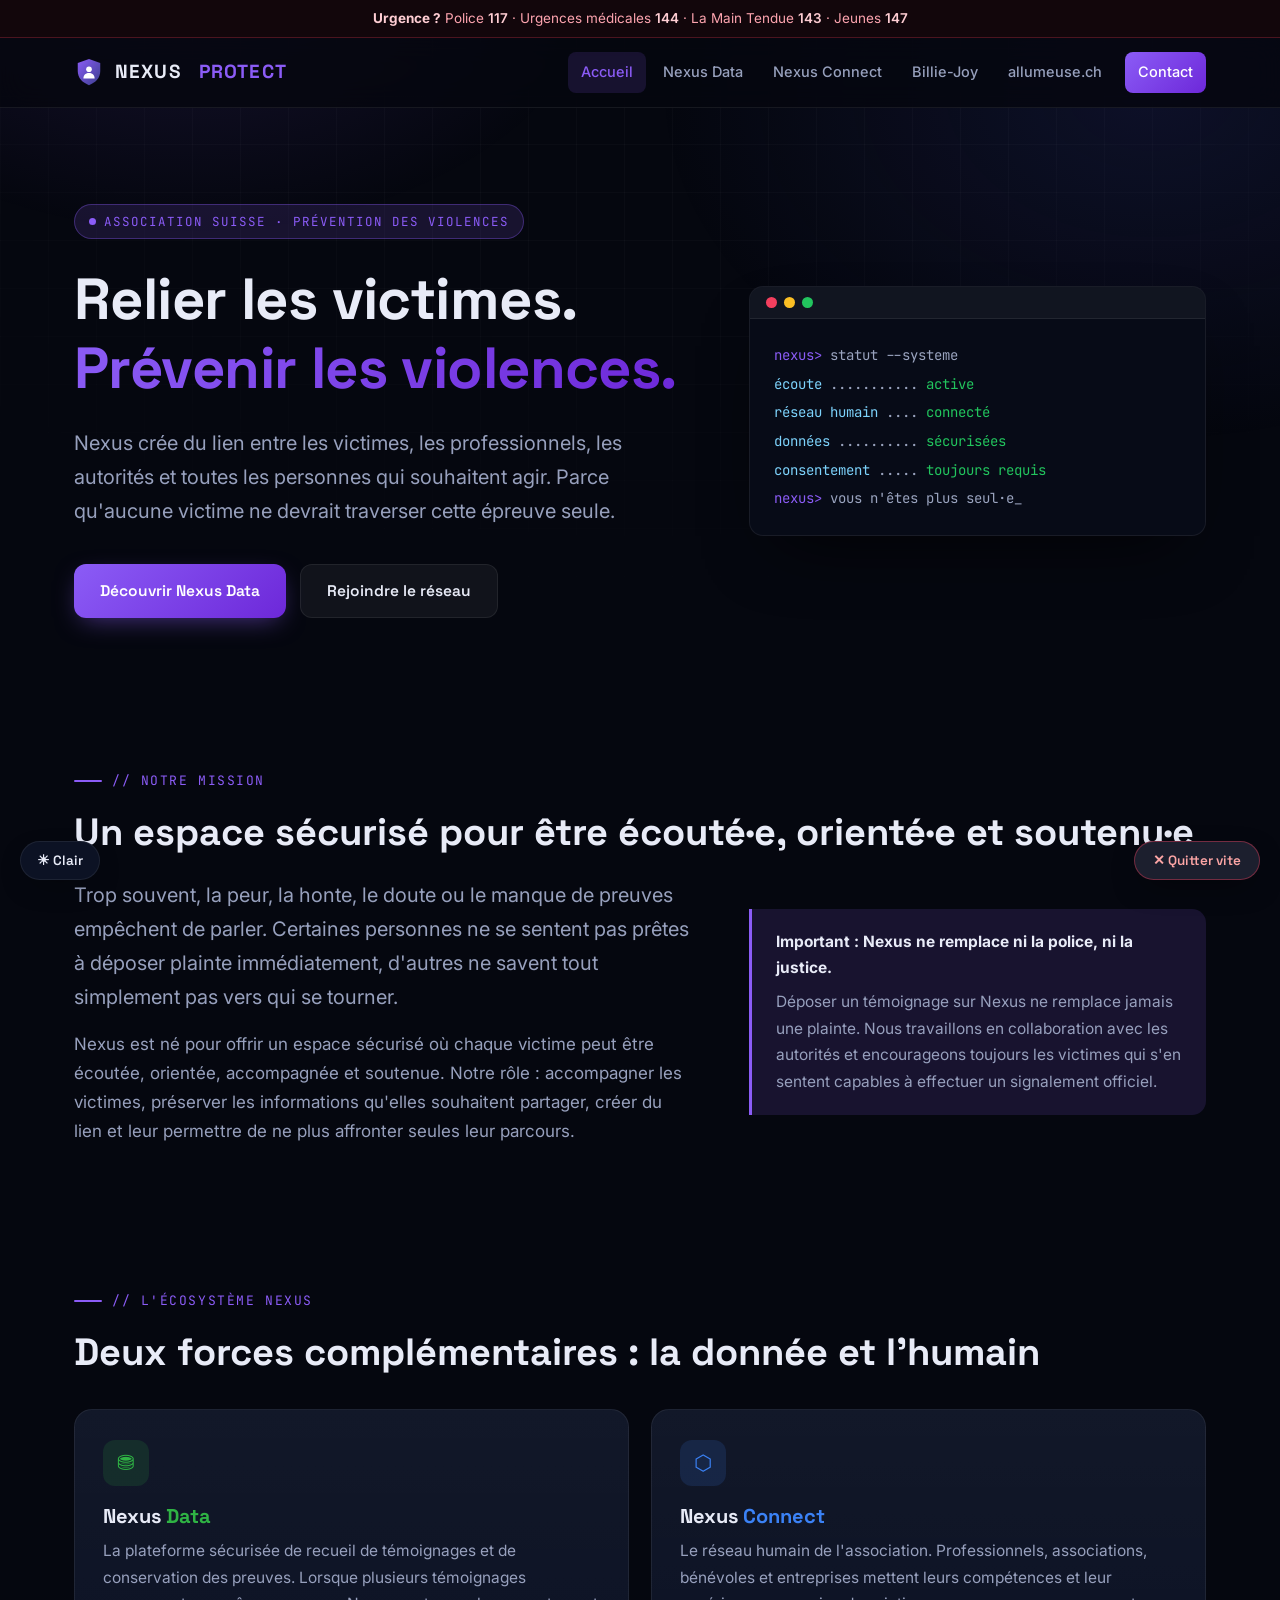
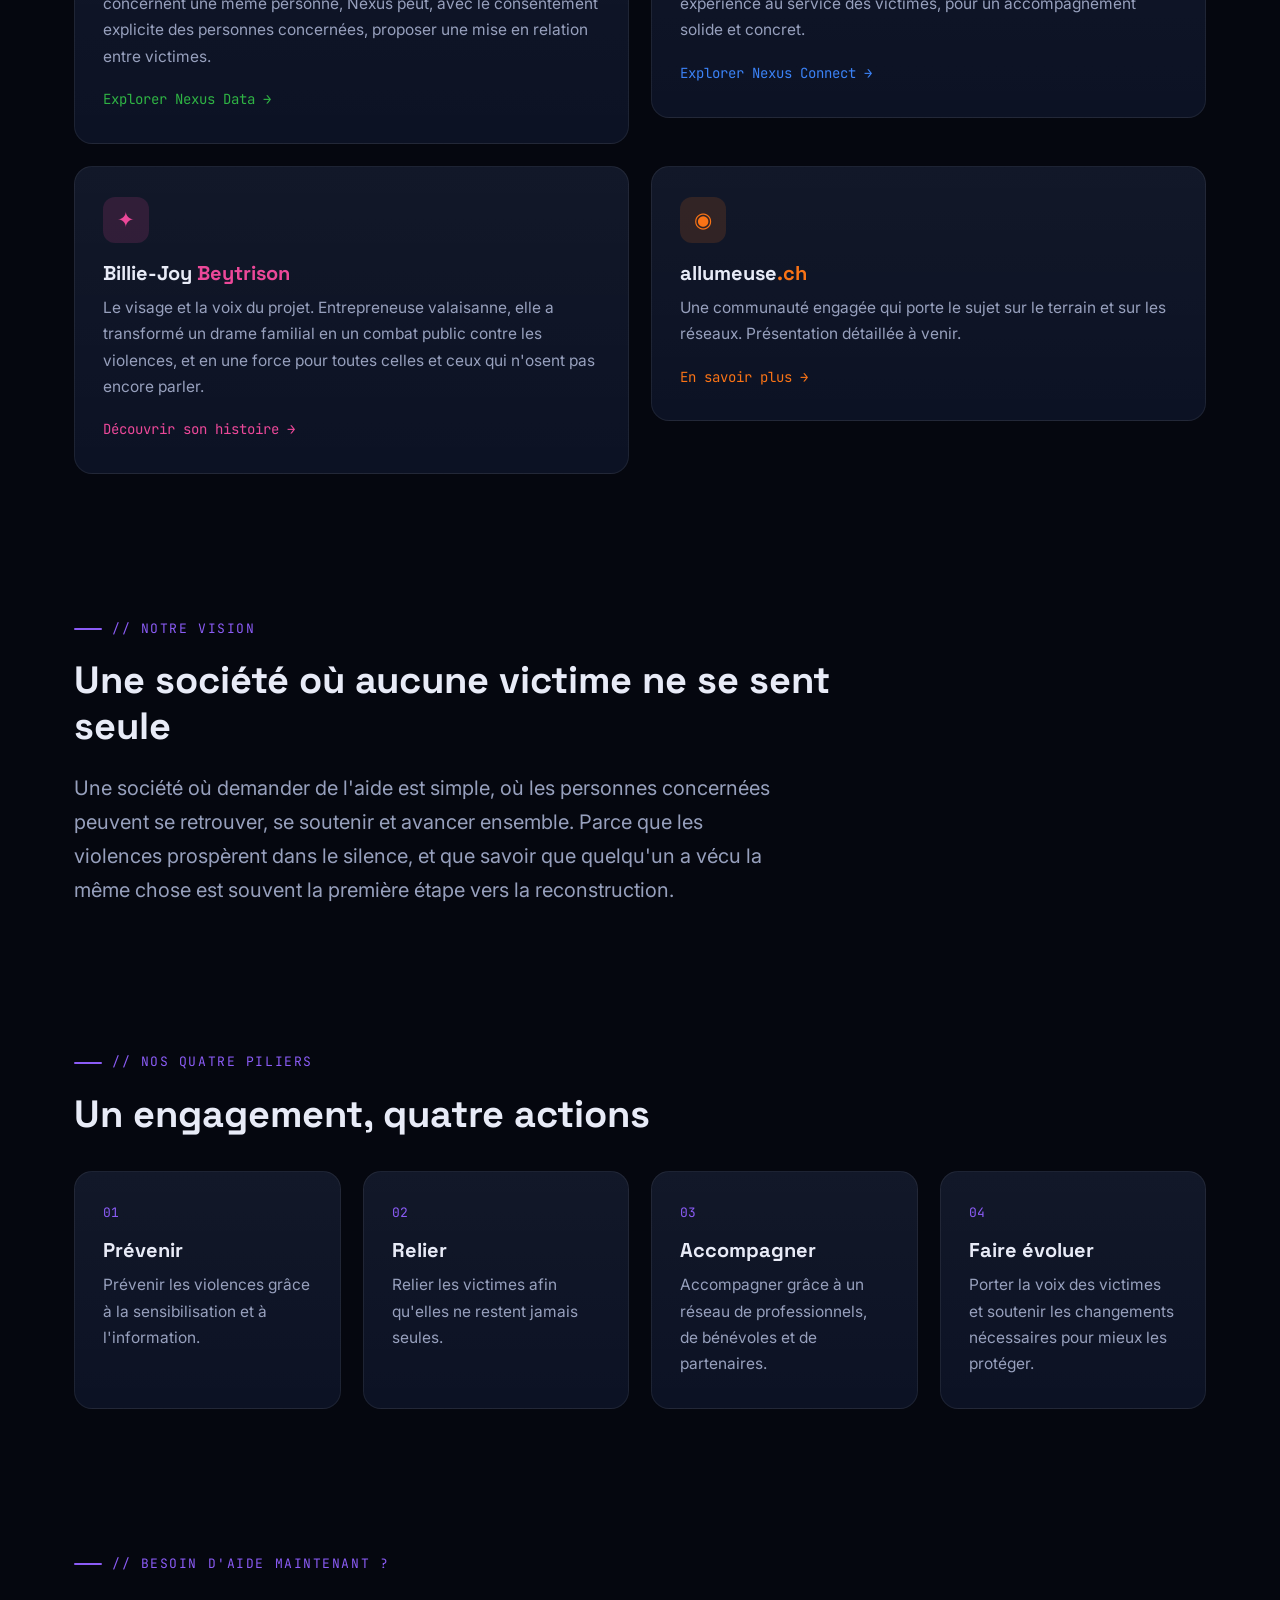
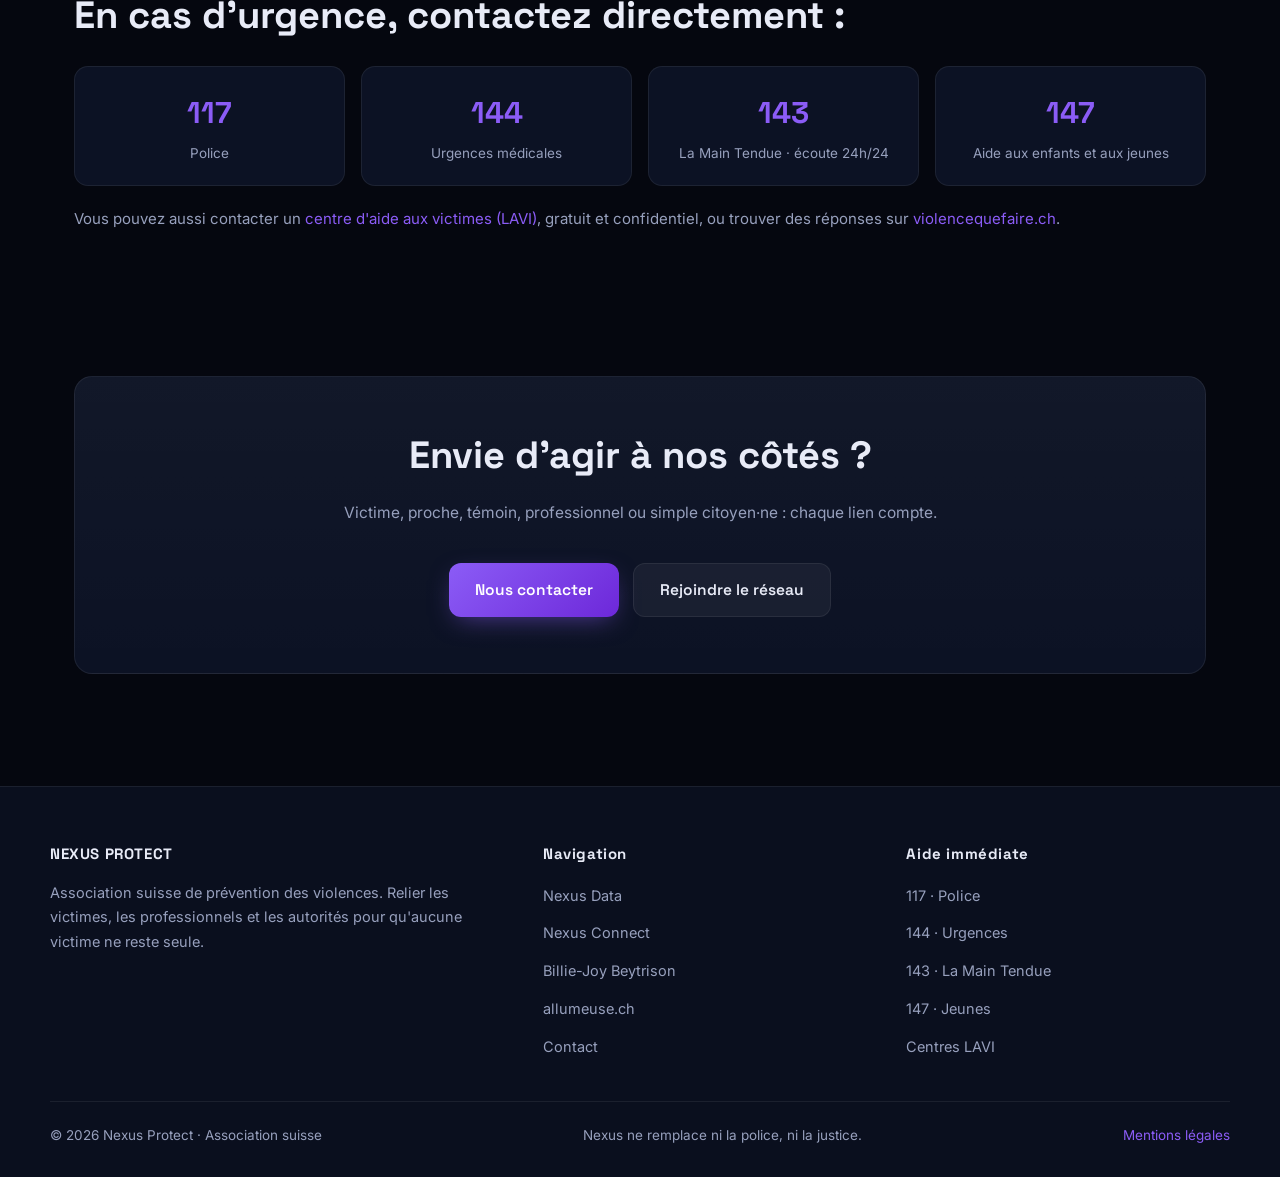
<file: index.html>
<!DOCTYPE html>
<html lang="fr">
<head>
  <meta charset="UTF-8">
  <meta name="viewport" content="width=device-width, initial-scale=1.0">
  <title>Nexus Protect · Relier les victimes. Prévenir les violences.</title>
  <meta name="description" content="Nexus est une association suisse qui prévient les violences en créant du lien entre les victimes, les professionnels, les autorités et toutes les personnes qui souhaitent agir.">
  <link rel="icon" type="image/svg+xml" href="assets/img/favicon.svg">
  <link rel="preconnect" href="https://fonts.googleapis.com">
  <link rel="preconnect" href="https://fonts.gstatic.com" crossorigin>
  <link href="https://fonts.googleapis.com/css2?family=Inter:wght@400;500;600&family=Space+Grotesk:wght@500;600;700&family=JetBrains+Mono:wght@400;500&display=swap" rel="stylesheet">
  <script>(function(){try{if(localStorage.getItem('nexus-theme')==='light')document.documentElement.setAttribute('data-theme','light');}catch(e){}})();</script>
  <link rel="stylesheet" href="assets/css/style.css">
</head>
<body class="theme-protect">
  <div class="bg-glow"></div>
  <div class="bg-grid"></div>

  <div class="emergency-bar">
    <strong>Urgence&nbsp;?</strong> Police <a href="tel:117">117</a> · Urgences médicales <a href="tel:144">144</a> · La Main Tendue <a href="tel:143">143</a> · Jeunes <a href="tel:147">147</a>
  </div>

  <header>
    <div class="nav-inner">
      <a class="brand" href="index.html" aria-label="Nexus Protect, accueil">
        <svg viewBox="0 0 64 64" aria-hidden="true"><defs><linearGradient id="lg" x1="0" y1="0" x2="1" y2="1"><stop offset="0" stop-color="#8b5cf6"/><stop offset="1" stop-color="#3b3f8f"/></linearGradient></defs><path d="M32 4 L56 13 V30 C56 45 46 55 32 60 C18 55 8 45 8 30 V13 Z" fill="url(#lg)"/><circle cx="32" cy="26" r="6" fill="#fff"/><path d="M20 46 C20 37 26 34 32 34 C38 34 44 37 44 46 Z" fill="#fff"/></svg>
        NEXUS&nbsp;<span class="brand-accent">PROTECT</span>
      </a>
      <button class="burger" aria-label="Ouvrir le menu" aria-expanded="false">☰</button>
      <nav class="main-nav">
        <a href="index.html" class="active">Accueil</a>
        <a href="nexus-data.html">Nexus Data</a>
        <a href="nexus-connect.html">Nexus Connect</a>
        <a href="billie-joy.html">Billie-Joy</a>
        <a href="allumeuse.html">allumeuse.ch</a>
        <a href="contact.html" class="nav-cta">Contact</a>
      </nav>
    </div>
  </header>

  <main>
    <!-- HERO -->
    <section class="hero">
      <div class="split">
        <div>
          <span class="hero-badge"><span class="dot"></span> ASSOCIATION SUISSE · PRÉVENTION DES VIOLENCES</span>
          <h1>Relier les victimes.<br><span class="text-accent">Prévenir les violences.</span></h1>
          <p class="lead">Nexus crée du lien entre les victimes, les professionnels, les autorités et toutes les personnes qui souhaitent agir. Parce qu'aucune victime ne devrait traverser cette épreuve seule.</p>
          <div class="hero-actions">
            <a class="btn btn-primary" href="nexus-data.html">Découvrir Nexus Data</a>
            <a class="btn btn-ghost" href="nexus-connect.html">Rejoindre le réseau</a>
          </div>
        </div>
        <div class="reveal">
          <div class="terminal">
            <div class="terminal-bar"><span></span><span></span><span></span></div>
            <div class="terminal-body">
              <div><span class="t-prompt">nexus&gt;</span> statut --systeme</div>
              <div><span class="t-key">écoute</span> ........... <span class="t-ok">active</span></div>
              <div><span class="t-key">réseau humain</span> .... <span class="t-ok">connecté</span></div>
              <div><span class="t-key">données</span> .......... <span class="t-ok">sécurisées</span></div>
              <div><span class="t-key">consentement</span> ..... <span class="t-ok">toujours requis</span></div>
              <div><span class="t-prompt">nexus&gt;</span> vous n'êtes plus seul·e_</div>
            </div>
          </div>
        </div>
      </div>
    </section>

    <!-- MISSION -->
    <section id="mission">
      <div class="section-tag reveal">// notre mission</div>
      <h2 class="reveal">Un espace sécurisé pour être écouté·e, orienté·e et soutenu·e</h2>
      <div class="split">
        <div class="reveal">
          <p class="lead">Trop souvent, la peur, la honte, le doute ou le manque de preuves empêchent de parler. Certaines personnes ne se sentent pas prêtes à déposer plainte immédiatement, d'autres ne savent tout simplement pas vers qui se tourner.</p>
          <p style="margin-top:16px; color:var(--muted);">Nexus est né pour offrir un espace sécurisé où chaque victime peut être écoutée, orientée, accompagnée et soutenue. Notre rôle&nbsp;: accompagner les victimes, préserver les informations qu'elles souhaitent partager, créer du lien et leur permettre de ne plus affronter seules leur parcours.</p>
        </div>
        <div class="reveal">
          <div class="notice" style="margin:0;">
            <strong>Important : Nexus ne remplace ni la police, ni la justice.</strong>
            <p style="margin-top:8px;">Déposer un témoignage sur Nexus ne remplace jamais une plainte. Nous travaillons en collaboration avec les autorités et encourageons toujours les victimes qui s'en sentent capables à effectuer un signalement officiel.</p>
          </div>
        </div>
      </div>
    </section>

    <!-- DEUX BRANCHES -->
    <section id="branches">
      <div class="section-tag reveal">// l'écosystème nexus</div>
      <h2 class="reveal">Deux forces complémentaires&nbsp;: la donnée et l'humain</h2>
      <div class="grid grid-2" style="margin-top:34px;">
        <a class="card-wrap reveal" href="nexus-data.html">
          <div class="card" data-accent="data">
            <div class="card-icon">⛃</div>
            <h3>Nexus <span style="color:var(--accent);">Data</span></h3>
            <p>La plateforme sécurisée de recueil de témoignages et de conservation des preuves. Lorsque plusieurs témoignages concernent une même personne, Nexus peut, avec le consentement explicite des personnes concernées, proposer une mise en relation entre victimes.</p>
            <span class="card-link-arrow">Explorer Nexus Data →</span>
          </div>
        </a>
        <a class="card-wrap reveal" href="nexus-connect.html">
          <div class="card" data-accent="connect">
            <div class="card-icon">⬡</div>
            <h3>Nexus <span style="color:var(--accent);">Connect</span></h3>
            <p>Le réseau humain de l'association. Professionnels, associations, bénévoles et entreprises mettent leurs compétences et leur expérience au service des victimes, pour un accompagnement solide et concret.</p>
            <span class="card-link-arrow">Explorer Nexus Connect →</span>
          </div>
        </a>
      </div>
      <div class="grid grid-2" style="margin-top:22px;">
        <a class="card-wrap reveal" href="billie-joy.html">
          <div class="card" data-accent="bj">
            <div class="card-icon">✦</div>
            <h3>Billie-Joy <span style="color:var(--accent);">Beytrison</span></h3>
            <p>Le visage et la voix du projet. Entrepreneuse valaisanne, elle a transformé un drame familial en un combat public contre les violences, et en une force pour toutes celles et ceux qui n'osent pas encore parler.</p>
            <span class="card-link-arrow">Découvrir son histoire →</span>
          </div>
        </a>
        <a class="card-wrap reveal" href="allumeuse.html">
          <div class="card" data-accent="allumeuse">
            <div class="card-icon">◉</div>
            <h3>allumeuse<span style="color:var(--accent);">.ch</span></h3>
            <p>Une communauté engagée qui porte le sujet sur le terrain et sur les réseaux. Présentation détaillée à venir.</p>
            <span class="card-link-arrow">En savoir plus →</span>
          </div>
        </a>
      </div>
    </section>

    <!-- VISION -->
    <section id="vision">
      <div class="section-tag reveal">// notre vision</div>
      <div class="reveal" style="max-width:820px;">
        <h2>Une société où aucune victime ne se sent seule</h2>
        <p class="lead">Une société où demander de l'aide est simple, où les personnes concernées peuvent se retrouver, se soutenir et avancer ensemble. Parce que les violences prospèrent dans le silence, et que savoir que quelqu'un a vécu la même chose est souvent la première étape vers la reconstruction.</p>
      </div>
    </section>

    <!-- 4 PILIERS -->
    <section id="piliers">
      <div class="section-tag reveal">// nos quatre piliers</div>
      <h2 class="reveal">Un engagement, quatre actions</h2>
      <div class="grid grid-4" style="margin-top:34px;">
        <div class="card reveal">
          <span class="card-num">01</span>
          <h3>Prévenir</h3>
          <p>Prévenir les violences grâce à la sensibilisation et à l'information.</p>
        </div>
        <div class="card reveal">
          <span class="card-num">02</span>
          <h3>Relier</h3>
          <p>Relier les victimes afin qu'elles ne restent jamais seules.</p>
        </div>
        <div class="card reveal">
          <span class="card-num">03</span>
          <h3>Accompagner</h3>
          <p>Accompagner grâce à un réseau de professionnels, de bénévoles et de partenaires.</p>
        </div>
        <div class="card reveal">
          <span class="card-num">04</span>
          <h3>Faire évoluer</h3>
          <p>Porter la voix des victimes et soutenir les changements nécessaires pour mieux les protéger.</p>
        </div>
      </div>
    </section>

    <!-- URGENCES -->
    <section id="urgences">
      <div class="section-tag reveal">// besoin d'aide maintenant ?</div>
      <h2 class="reveal">En cas d'urgence, contactez directement&nbsp;:</h2>
      <div class="emergency-grid reveal">
        <div class="emergency-card"><div class="num">117</div><div class="label">Police</div></div>
        <div class="emergency-card"><div class="num">144</div><div class="label">Urgences médicales</div></div>
        <div class="emergency-card"><div class="num">143</div><div class="label">La Main Tendue · écoute 24h/24</div></div>
        <div class="emergency-card"><div class="num">147</div><div class="label">Aide aux enfants et aux jeunes</div></div>
      </div>
      <p class="reveal" style="color:var(--muted); font-size:15px; margin-top:20px;">Vous pouvez aussi contacter un <a href="https://www.aide-aux-victimes.ch" target="_blank" rel="noopener">centre d'aide aux victimes (LAVI)</a>, gratuit et confidentiel, ou trouver des réponses sur <a href="https://www.violencequefaire.ch" target="_blank" rel="noopener">violencequefaire.ch</a>.</p>
    </section>

    <!-- CTA -->
    <section id="cta">
      <div class="card reveal" style="text-align:center; padding:56px 32px;">
        <h2>Envie d'agir à nos côtés&nbsp;?</h2>
        <p class="lead" style="margin:0 auto;">Victime, proche, témoin, professionnel ou simple citoyen·ne&nbsp;: chaque lien compte.</p>
        <div class="hero-actions" style="justify-content:center;">
          <a class="btn btn-primary" href="contact.html">Nous contacter</a>
          <a class="btn btn-ghost" href="nexus-connect.html">Rejoindre le réseau</a>
        </div>
      </div>
    </section>
  </main>

  <footer>
    <div class="footer-inner">
      <div class="footer-grid">
        <div>
          <h4>NEXUS PROTECT</h4>
          <p>Association suisse de prévention des violences. Relier les victimes, les professionnels et les autorités pour qu'aucune victime ne reste seule.</p>
        </div>
        <div>
          <h4>Navigation</h4>
          <ul>
            <li><a href="nexus-data.html">Nexus Data</a></li>
            <li><a href="nexus-connect.html">Nexus Connect</a></li>
            <li><a href="billie-joy.html">Billie-Joy Beytrison</a></li>
            <li><a href="allumeuse.html">allumeuse.ch</a></li>
            <li><a href="contact.html">Contact</a></li>
          </ul>
        </div>
        <div>
          <h4>Aide immédiate</h4>
          <ul>
            <li><a href="tel:117">117 · Police</a></li>
            <li><a href="tel:144">144 · Urgences</a></li>
            <li><a href="tel:143">143 · La Main Tendue</a></li>
            <li><a href="tel:147">147 · Jeunes</a></li>
            <li><a href="https://www.aide-aux-victimes.ch" target="_blank" rel="noopener">Centres LAVI</a></li>
          </ul>
        </div>
      </div>
      <div class="footer-bottom">
        <span>© 2026 Nexus Protect · Association suisse</span>
        <span>Nexus ne remplace ni la police, ni la justice.</span>
        <a href="mentions-legales.html">Mentions légales</a>
      </div>
    </div>
  </footer>

  <button class="theme-toggle" aria-label="Basculer le fond clair ou sombre" title="Basculer clair / sombre">☀ Clair</button>
  <button class="quick-exit" title="Quitter immédiatement ce site">✕ Quitter vite</button>
  <script src="assets/js/main.js"></script>
</body>
</html>
</file>
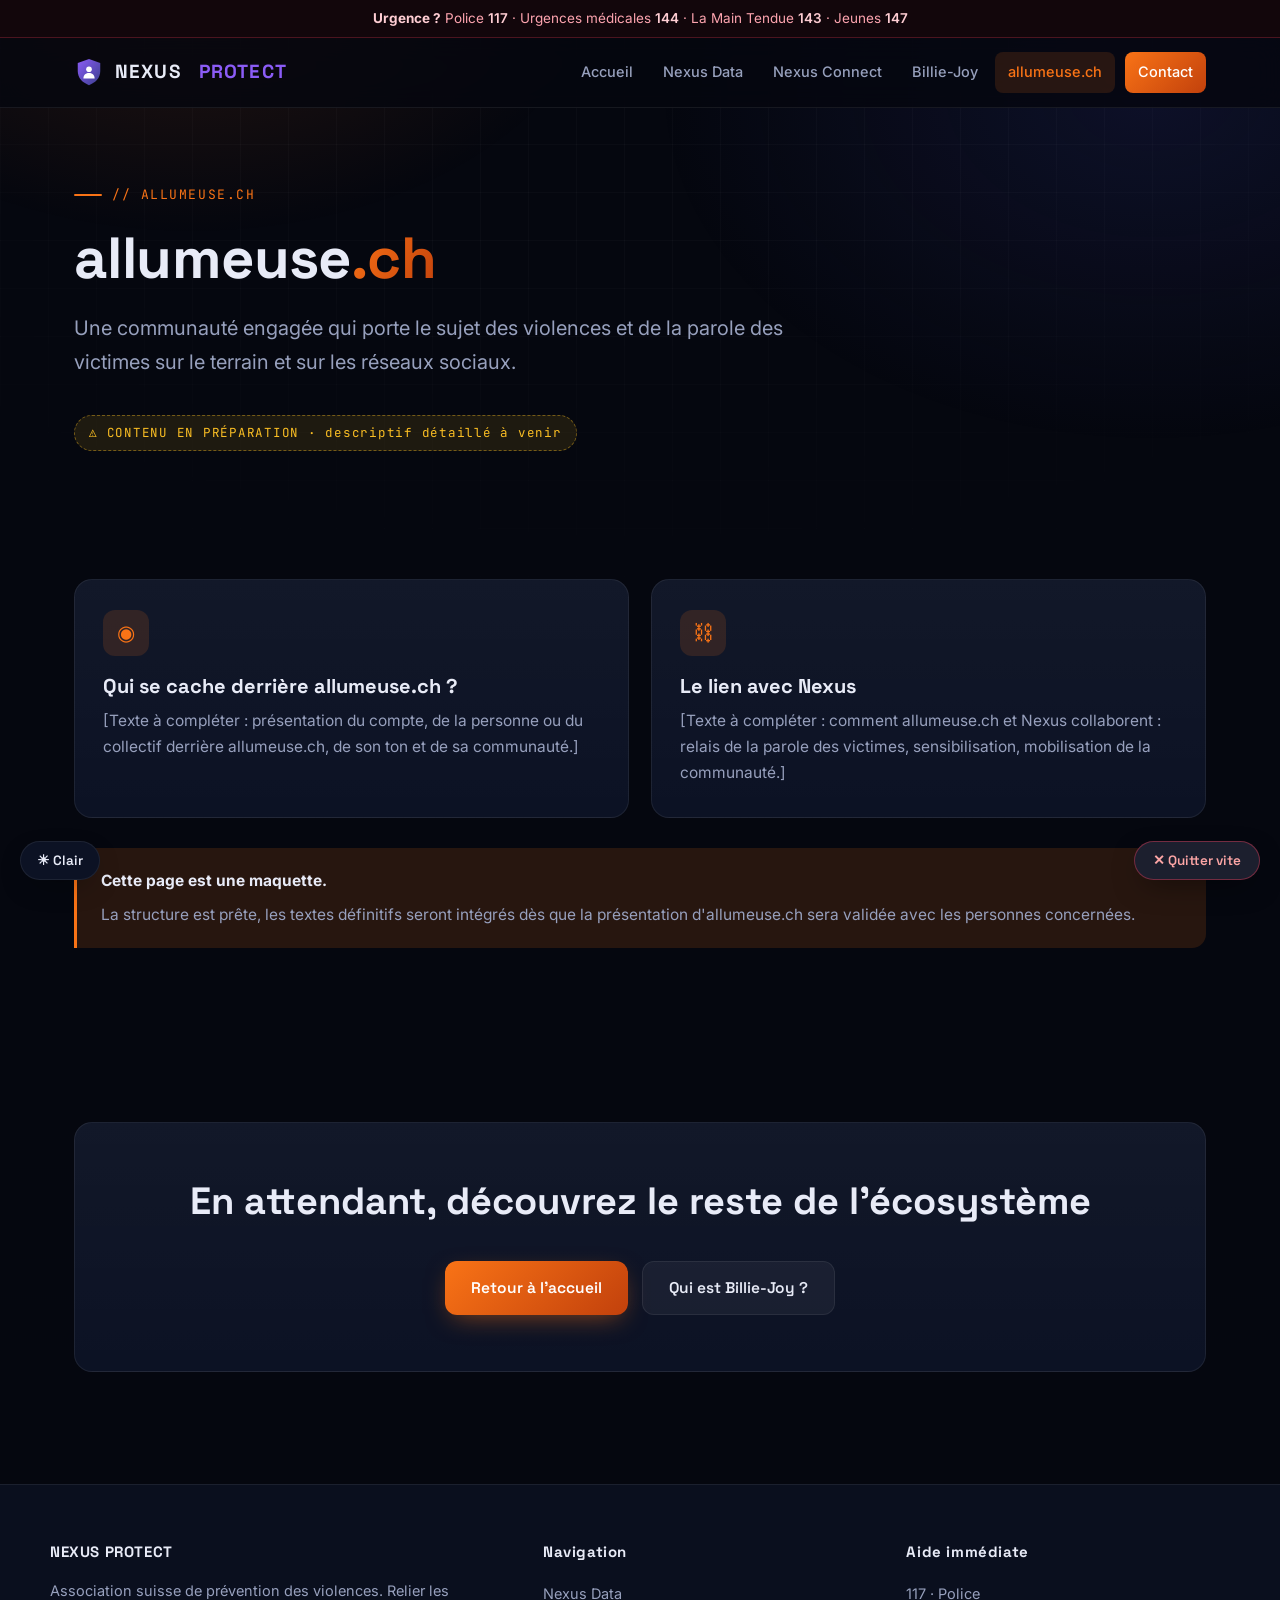
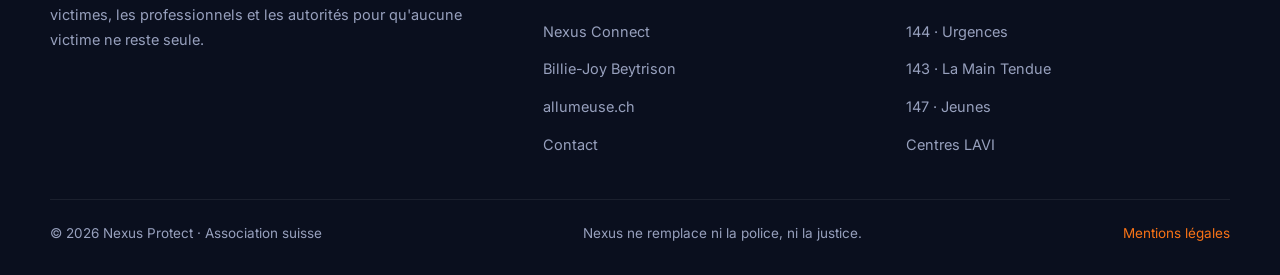
<file: allumeuse.html>
<!DOCTYPE html>
<html lang="fr">
<head>
  <meta charset="UTF-8">
  <meta name="viewport" content="width=device-width, initial-scale=1.0">
  <title>allumeuse.ch · Une communauté engagée | Nexus Protect</title>
  <meta name="description" content="allumeuse.ch, une communauté engagée aux côtés de Nexus. Présentation détaillée à venir.">
  <link rel="icon" type="image/svg+xml" href="assets/img/favicon.svg">
  <link rel="preconnect" href="https://fonts.googleapis.com">
  <link rel="preconnect" href="https://fonts.gstatic.com" crossorigin>
  <link href="https://fonts.googleapis.com/css2?family=Inter:wght@400;500;600&family=Space+Grotesk:wght@500;600;700&family=JetBrains+Mono:wght@400;500&display=swap" rel="stylesheet">
  <script>(function(){try{if(localStorage.getItem('nexus-theme')==='light')document.documentElement.setAttribute('data-theme','light');}catch(e){}})();</script>
  <link rel="stylesheet" href="assets/css/style.css">
</head>
<body class="theme-allumeuse">
  <div class="bg-glow"></div>
  <div class="bg-grid"></div>

  <div class="emergency-bar">
    <strong>Urgence&nbsp;?</strong> Police <a href="tel:117">117</a> · Urgences médicales <a href="tel:144">144</a> · La Main Tendue <a href="tel:143">143</a> · Jeunes <a href="tel:147">147</a>
  </div>

  <header>
    <div class="nav-inner">
      <a class="brand" href="index.html" aria-label="Nexus Protect, accueil">
        <svg viewBox="0 0 64 64" aria-hidden="true"><defs><linearGradient id="lg" x1="0" y1="0" x2="1" y2="1"><stop offset="0" stop-color="#8b5cf6"/><stop offset="1" stop-color="#3b3f8f"/></linearGradient></defs><path d="M32 4 L56 13 V30 C56 45 46 55 32 60 C18 55 8 45 8 30 V13 Z" fill="url(#lg)"/><circle cx="32" cy="26" r="6" fill="#fff"/><path d="M20 46 C20 37 26 34 32 34 C38 34 44 37 44 46 Z" fill="#fff"/></svg>
        NEXUS&nbsp;<span class="brand-accent">PROTECT</span>
      </a>
      <button class="burger" aria-label="Ouvrir le menu" aria-expanded="false">☰</button>
      <nav class="main-nav">
        <a href="index.html">Accueil</a>
        <a href="nexus-data.html">Nexus Data</a>
        <a href="nexus-connect.html">Nexus Connect</a>
        <a href="billie-joy.html">Billie-Joy</a>
        <a href="allumeuse.html" class="active">allumeuse.ch</a>
        <a href="contact.html" class="nav-cta">Contact</a>
      </nav>
    </div>
  </header>

  <main>
    <section class="page-hero">
      <div class="section-tag">// allumeuse.ch</div>
      <h1>allumeuse<span class="text-accent">.ch</span></h1>
      <p class="lead">Une communauté engagée qui porte le sujet des violences et de la parole des victimes sur le terrain et sur les réseaux sociaux.</p>
      <div class="hero-actions">
        <span class="wip-badge">⚠ CONTENU EN PRÉPARATION · descriptif détaillé à venir</span>
      </div>
    </section>

    <section>
      <div class="grid grid-2">
        <div class="card reveal">
          <div class="card-icon">◉</div>
          <h3>Qui se cache derrière allumeuse.ch&nbsp;?</h3>
          <p>[Texte à compléter : présentation du compte, de la personne ou du collectif derrière allumeuse.ch, de son ton et de sa communauté.]</p>
        </div>
        <div class="card reveal">
          <div class="card-icon">⛓</div>
          <h3>Le lien avec Nexus</h3>
          <p>[Texte à compléter : comment allumeuse.ch et Nexus collaborent&nbsp;: relais de la parole des victimes, sensibilisation, mobilisation de la communauté.]</p>
        </div>
      </div>
      <div class="notice reveal">
        <strong>Cette page est une maquette.</strong>
        <p style="margin-top:8px;">La structure est prête, les textes définitifs seront intégrés dès que la présentation d'allumeuse.ch sera validée avec les personnes concernées.</p>
      </div>
    </section>

    <section id="cta">
      <div class="card reveal" style="text-align:center; padding:56px 32px;">
        <h2>En attendant, découvrez le reste de l'écosystème</h2>
        <div class="hero-actions" style="justify-content:center;">
          <a class="btn btn-primary" href="index.html">Retour à l'accueil</a>
          <a class="btn btn-ghost" href="billie-joy.html">Qui est Billie-Joy&nbsp;?</a>
        </div>
      </div>
    </section>
  </main>

  <footer>
    <div class="footer-inner">
      <div class="footer-grid">
        <div>
          <h4>NEXUS PROTECT</h4>
          <p>Association suisse de prévention des violences. Relier les victimes, les professionnels et les autorités pour qu'aucune victime ne reste seule.</p>
        </div>
        <div>
          <h4>Navigation</h4>
          <ul>
            <li><a href="nexus-data.html">Nexus Data</a></li>
            <li><a href="nexus-connect.html">Nexus Connect</a></li>
            <li><a href="billie-joy.html">Billie-Joy Beytrison</a></li>
            <li><a href="allumeuse.html">allumeuse.ch</a></li>
            <li><a href="contact.html">Contact</a></li>
          </ul>
        </div>
        <div>
          <h4>Aide immédiate</h4>
          <ul>
            <li><a href="tel:117">117 · Police</a></li>
            <li><a href="tel:144">144 · Urgences</a></li>
            <li><a href="tel:143">143 · La Main Tendue</a></li>
            <li><a href="tel:147">147 · Jeunes</a></li>
            <li><a href="https://www.aide-aux-victimes.ch" target="_blank" rel="noopener">Centres LAVI</a></li>
          </ul>
        </div>
      </div>
      <div class="footer-bottom">
        <span>© 2026 Nexus Protect · Association suisse</span>
        <span>Nexus ne remplace ni la police, ni la justice.</span>
        <a href="mentions-legales.html">Mentions légales</a>
      </div>
    </div>
  </footer>

  <button class="theme-toggle" aria-label="Basculer le fond clair ou sombre" title="Basculer clair / sombre">☀ Clair</button>
  <button class="quick-exit" title="Quitter immédiatement ce site">✕ Quitter vite</button>
  <script src="assets/js/main.js"></script>
</body>
</html>
</file>
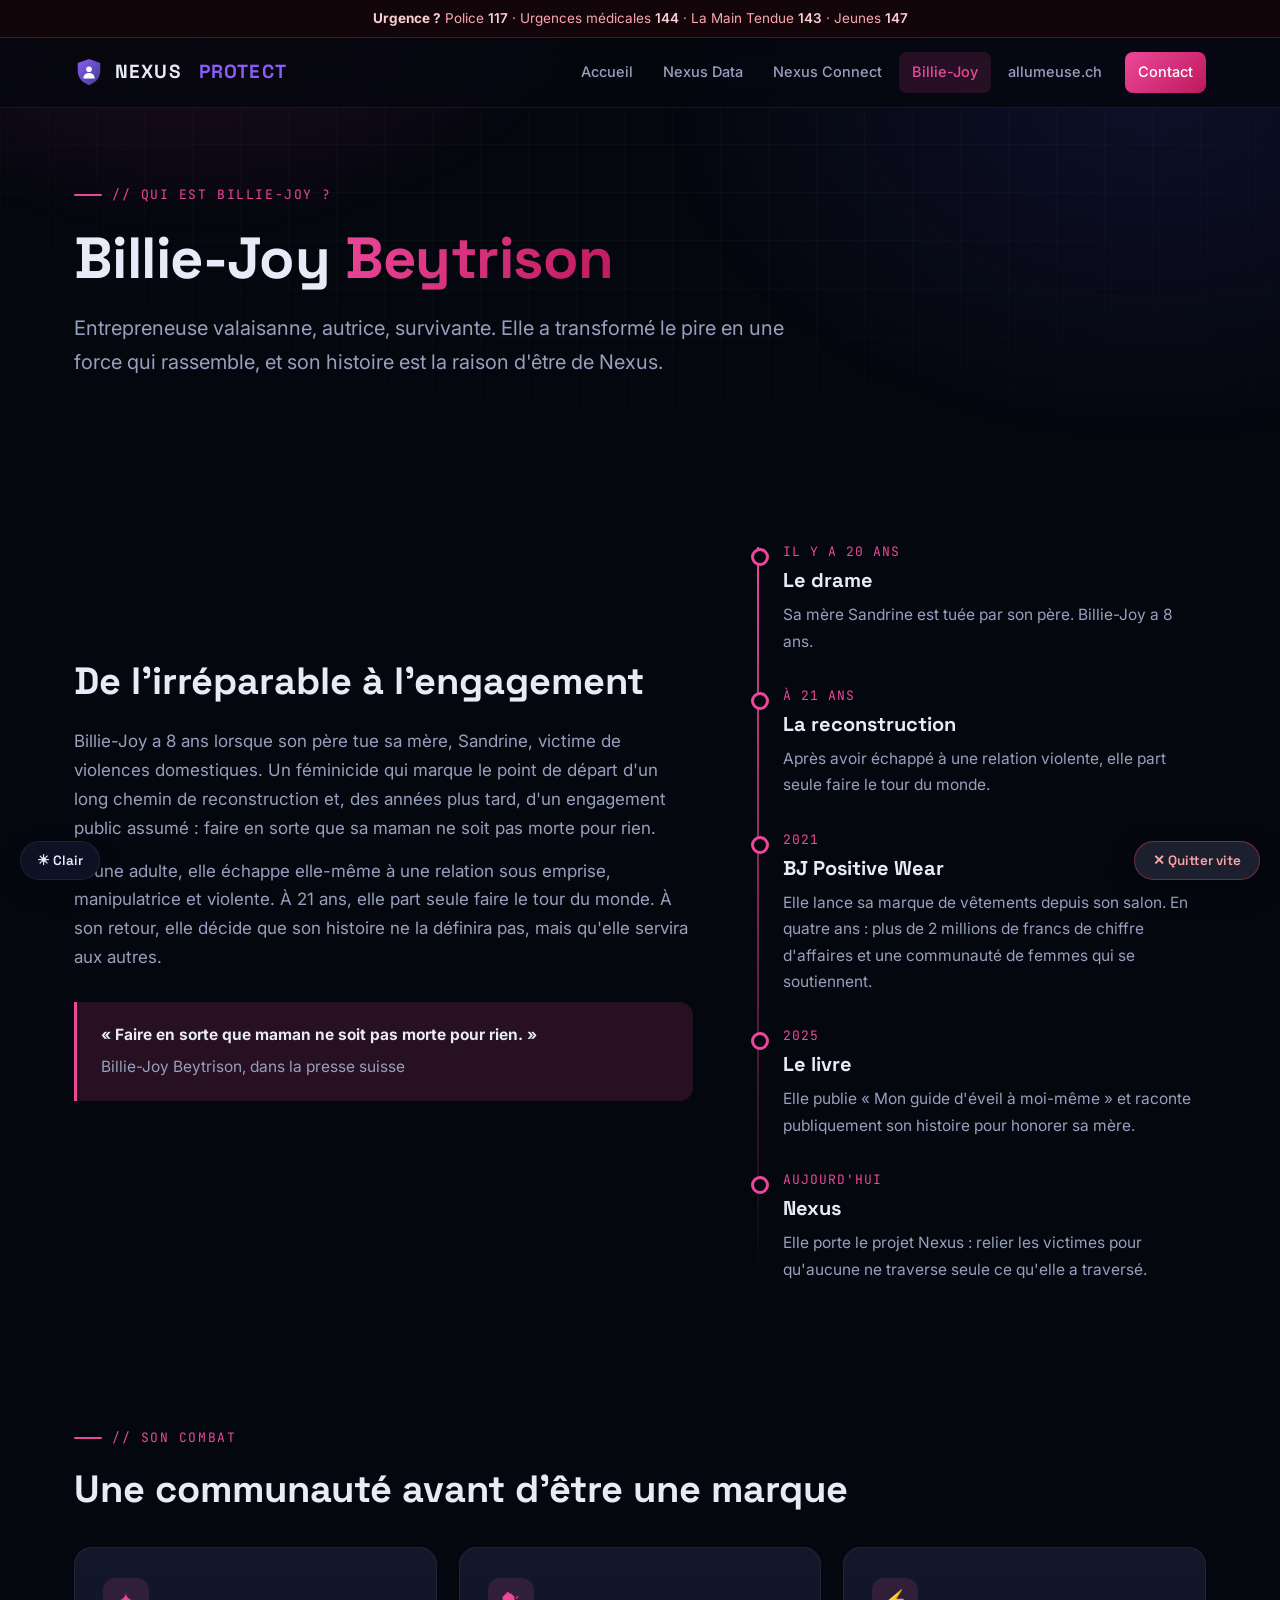
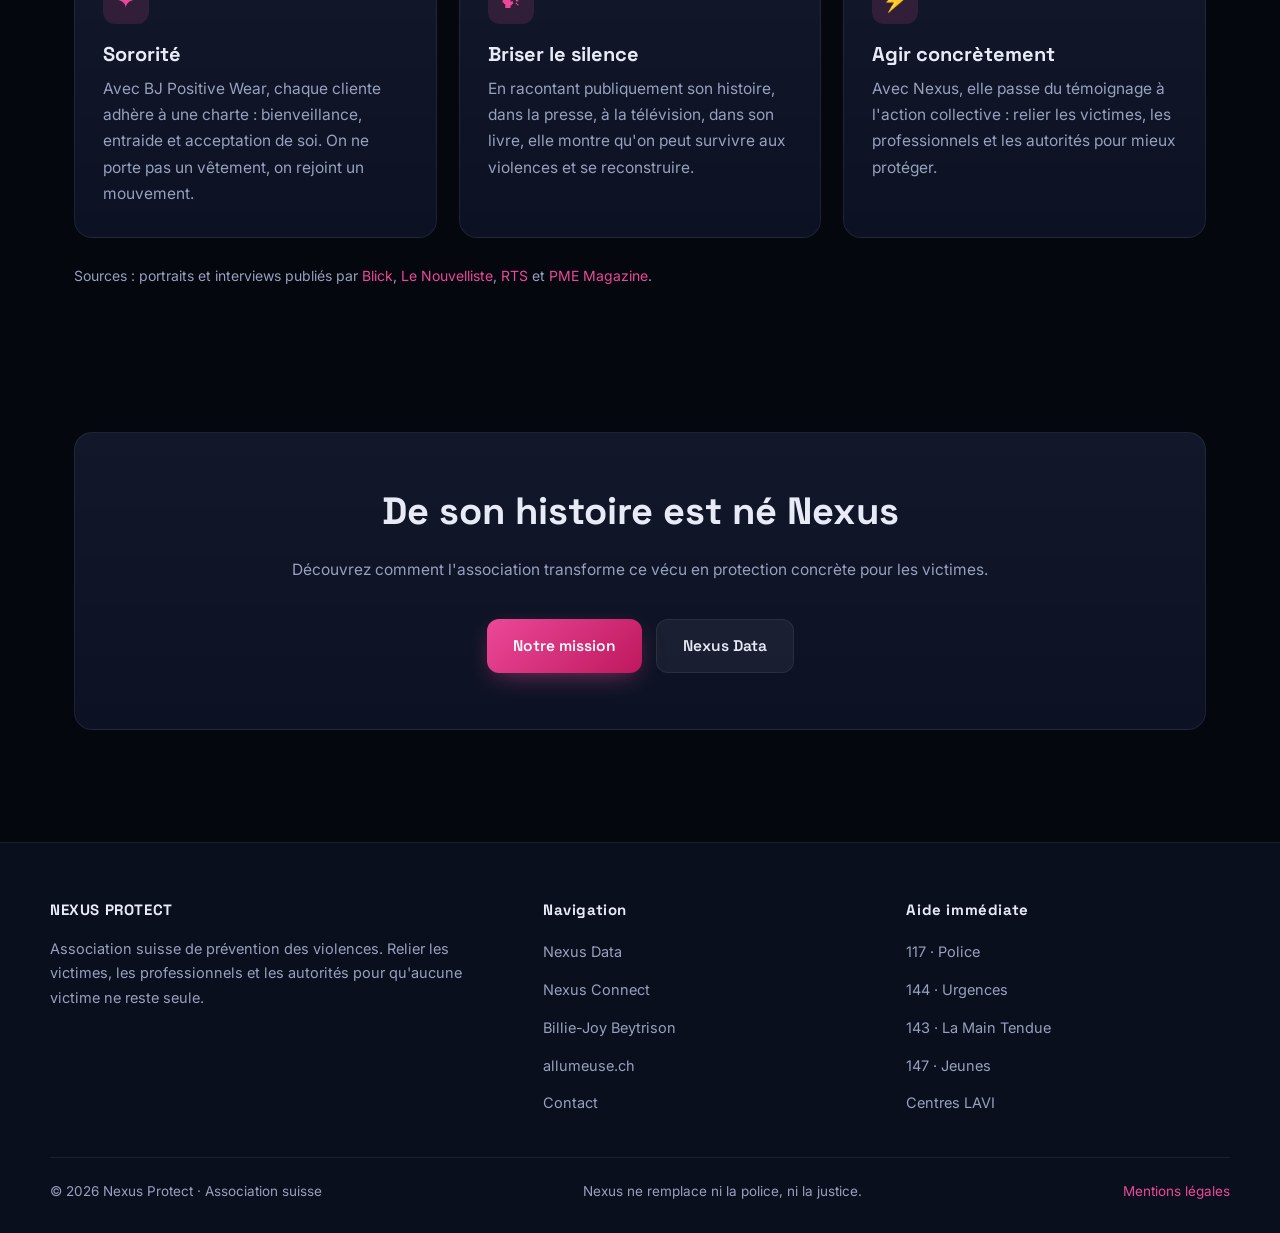
<file: billie-joy.html>
<!DOCTYPE html>
<html lang="fr">
<head>
  <meta charset="UTF-8">
  <meta name="viewport" content="width=device-width, initial-scale=1.0">
  <title>Billie-Joy Beytrison · Son histoire, son combat | Nexus Protect</title>
  <meta name="description" content="Billie-Joy Beytrison a transformé un drame familial en un combat contre les violences. Découvrez le parcours de la voix derrière Nexus.">
  <link rel="icon" type="image/svg+xml" href="assets/img/favicon.svg">
  <link rel="preconnect" href="https://fonts.googleapis.com">
  <link rel="preconnect" href="https://fonts.gstatic.com" crossorigin>
  <link href="https://fonts.googleapis.com/css2?family=Inter:wght@400;500;600&family=Space+Grotesk:wght@500;600;700&family=JetBrains+Mono:wght@400;500&display=swap" rel="stylesheet">
  <script>(function(){try{if(localStorage.getItem('nexus-theme')==='light')document.documentElement.setAttribute('data-theme','light');}catch(e){}})();</script>
  <link rel="stylesheet" href="assets/css/style.css">
</head>
<body class="theme-bj">
  <div class="bg-glow"></div>
  <div class="bg-grid"></div>

  <div class="emergency-bar">
    <strong>Urgence&nbsp;?</strong> Police <a href="tel:117">117</a> · Urgences médicales <a href="tel:144">144</a> · La Main Tendue <a href="tel:143">143</a> · Jeunes <a href="tel:147">147</a>
  </div>

  <header>
    <div class="nav-inner">
      <a class="brand" href="index.html" aria-label="Nexus Protect, accueil">
        <svg viewBox="0 0 64 64" aria-hidden="true"><defs><linearGradient id="lg" x1="0" y1="0" x2="1" y2="1"><stop offset="0" stop-color="#8b5cf6"/><stop offset="1" stop-color="#3b3f8f"/></linearGradient></defs><path d="M32 4 L56 13 V30 C56 45 46 55 32 60 C18 55 8 45 8 30 V13 Z" fill="url(#lg)"/><circle cx="32" cy="26" r="6" fill="#fff"/><path d="M20 46 C20 37 26 34 32 34 C38 34 44 37 44 46 Z" fill="#fff"/></svg>
        NEXUS&nbsp;<span class="brand-accent">PROTECT</span>
      </a>
      <button class="burger" aria-label="Ouvrir le menu" aria-expanded="false">☰</button>
      <nav class="main-nav">
        <a href="index.html">Accueil</a>
        <a href="nexus-data.html">Nexus Data</a>
        <a href="nexus-connect.html">Nexus Connect</a>
        <a href="billie-joy.html" class="active">Billie-Joy</a>
        <a href="allumeuse.html">allumeuse.ch</a>
        <a href="contact.html" class="nav-cta">Contact</a>
      </nav>
    </div>
  </header>

  <main>
    <section class="page-hero">
      <div class="section-tag">// qui est billie-joy ?</div>
      <h1>Billie-Joy <span class="text-accent">Beytrison</span></h1>
      <p class="lead">Entrepreneuse valaisanne, autrice, survivante. Elle a transformé le pire en une force qui rassemble, et son histoire est la raison d'être de Nexus.</p>
    </section>

    <section>
      <div class="split">
        <div class="reveal">
          <h2>De l'irréparable à l'engagement</h2>
          <p style="color:var(--muted);">Billie-Joy a 8 ans lorsque son père tue sa mère, Sandrine, victime de violences domestiques. Un féminicide qui marque le point de départ d'un long chemin de reconstruction et, des années plus tard, d'un engagement public assumé&nbsp;: faire en sorte que sa maman ne soit pas morte pour rien.</p>
          <p style="color:var(--muted);">Jeune adulte, elle échappe elle-même à une relation sous emprise, manipulatrice et violente. À 21 ans, elle part seule faire le tour du monde. À son retour, elle décide que son histoire ne la définira pas, mais qu'elle servira aux autres.</p>
          <div class="notice">
            <strong>«&nbsp;Faire en sorte que maman ne soit pas morte pour rien.&nbsp;»</strong>
            <p style="margin-top:6px;">Billie-Joy Beytrison, dans la presse suisse</p>
          </div>
        </div>
        <div class="reveal">
          <div class="timeline">
            <div class="timeline-item">
              <div class="tl-date">IL Y A 20 ANS</div>
              <h3>Le drame</h3>
              <p>Sa mère Sandrine est tuée par son père. Billie-Joy a 8 ans.</p>
            </div>
            <div class="timeline-item">
              <div class="tl-date">À 21 ANS</div>
              <h3>La reconstruction</h3>
              <p>Après avoir échappé à une relation violente, elle part seule faire le tour du monde.</p>
            </div>
            <div class="timeline-item">
              <div class="tl-date">2021</div>
              <h3>BJ Positive Wear</h3>
              <p>Elle lance sa marque de vêtements depuis son salon. En quatre ans&nbsp;: plus de 2 millions de francs de chiffre d'affaires et une communauté de femmes qui se soutiennent.</p>
            </div>
            <div class="timeline-item">
              <div class="tl-date">2025</div>
              <h3>Le livre</h3>
              <p>Elle publie «&nbsp;Mon guide d'éveil à moi-même&nbsp;» et raconte publiquement son histoire pour honorer sa mère.</p>
            </div>
            <div class="timeline-item">
              <div class="tl-date">AUJOURD'HUI</div>
              <h3>Nexus</h3>
              <p>Elle porte le projet Nexus&nbsp;: relier les victimes pour qu'aucune ne traverse seule ce qu'elle a traversé.</p>
            </div>
          </div>
        </div>
      </div>
    </section>

    <section>
      <div class="section-tag reveal">// son combat</div>
      <h2 class="reveal">Une communauté avant d'être une marque</h2>
      <div class="grid grid-3" style="margin-top:34px;">
        <div class="card reveal">
          <div class="card-icon">✦</div>
          <h3>Sororité</h3>
          <p>Avec BJ Positive Wear, chaque cliente adhère à une charte&nbsp;: bienveillance, entraide et acceptation de soi. On ne porte pas un vêtement, on rejoint un mouvement.</p>
        </div>
        <div class="card reveal">
          <div class="card-icon">🗣</div>
          <h3>Briser le silence</h3>
          <p>En racontant publiquement son histoire, dans la presse, à la télévision, dans son livre, elle montre qu'on peut survivre aux violences et se reconstruire.</p>
        </div>
        <div class="card reveal">
          <div class="card-icon">⚡</div>
          <h3>Agir concrètement</h3>
          <p>Avec Nexus, elle passe du témoignage à l'action collective&nbsp;: relier les victimes, les professionnels et les autorités pour mieux protéger.</p>
        </div>
      </div>
      <p class="reveal" style="color:var(--muted); font-size:14px; margin-top:26px;">Sources&nbsp;: portraits et interviews publiés par <a href="https://www.blick.ch/fr/suisse/romande/billie-joy-beytrison-se-releve-apres-le-meurtre-de-sa-mere-id21967228.html" target="_blank" rel="noopener">Blick</a>, <a href="https://www.lenouvelliste.ch/valais/faire-en-sorte-que-maman-ne-soit-pas-morte-pour-rien-billie-joy-beytrison-cultive-du-positif-sur-un-terreau-de-violences-1441032" target="_blank" rel="noopener">Le Nouvelliste</a>, <a href="https://www.rts.ch/info/regions/valais/2025/article/billie-joy-beytrison-de-l-adversite-au-succes-entrepreneurial-avec-bj-positive-wear-29084397.html" target="_blank" rel="noopener">RTS</a> et <a href="https://www.pme.ch/business/2026/01/20/lingredient-de-ma-reussite-ma-communaute-899599" target="_blank" rel="noopener">PME Magazine</a>.</p>
    </section>

    <section id="cta">
      <div class="card reveal" style="text-align:center; padding:56px 32px;">
        <h2>De son histoire est né Nexus</h2>
        <p class="lead" style="margin:0 auto;">Découvrez comment l'association transforme ce vécu en protection concrète pour les victimes.</p>
        <div class="hero-actions" style="justify-content:center;">
          <a class="btn btn-primary" href="index.html#mission">Notre mission</a>
          <a class="btn btn-ghost" href="nexus-data.html">Nexus Data</a>
        </div>
      </div>
    </section>
  </main>

  <footer>
    <div class="footer-inner">
      <div class="footer-grid">
        <div>
          <h4>NEXUS PROTECT</h4>
          <p>Association suisse de prévention des violences. Relier les victimes, les professionnels et les autorités pour qu'aucune victime ne reste seule.</p>
        </div>
        <div>
          <h4>Navigation</h4>
          <ul>
            <li><a href="nexus-data.html">Nexus Data</a></li>
            <li><a href="nexus-connect.html">Nexus Connect</a></li>
            <li><a href="billie-joy.html">Billie-Joy Beytrison</a></li>
            <li><a href="allumeuse.html">allumeuse.ch</a></li>
            <li><a href="contact.html">Contact</a></li>
          </ul>
        </div>
        <div>
          <h4>Aide immédiate</h4>
          <ul>
            <li><a href="tel:117">117 · Police</a></li>
            <li><a href="tel:144">144 · Urgences</a></li>
            <li><a href="tel:143">143 · La Main Tendue</a></li>
            <li><a href="tel:147">147 · Jeunes</a></li>
            <li><a href="https://www.aide-aux-victimes.ch" target="_blank" rel="noopener">Centres LAVI</a></li>
          </ul>
        </div>
      </div>
      <div class="footer-bottom">
        <span>© 2026 Nexus Protect · Association suisse</span>
        <span>Nexus ne remplace ni la police, ni la justice.</span>
        <a href="mentions-legales.html">Mentions légales</a>
      </div>
    </div>
  </footer>

  <button class="theme-toggle" aria-label="Basculer le fond clair ou sombre" title="Basculer clair / sombre">☀ Clair</button>
  <button class="quick-exit" title="Quitter immédiatement ce site">✕ Quitter vite</button>
  <script src="assets/js/main.js"></script>
</body>
</html>
</file>
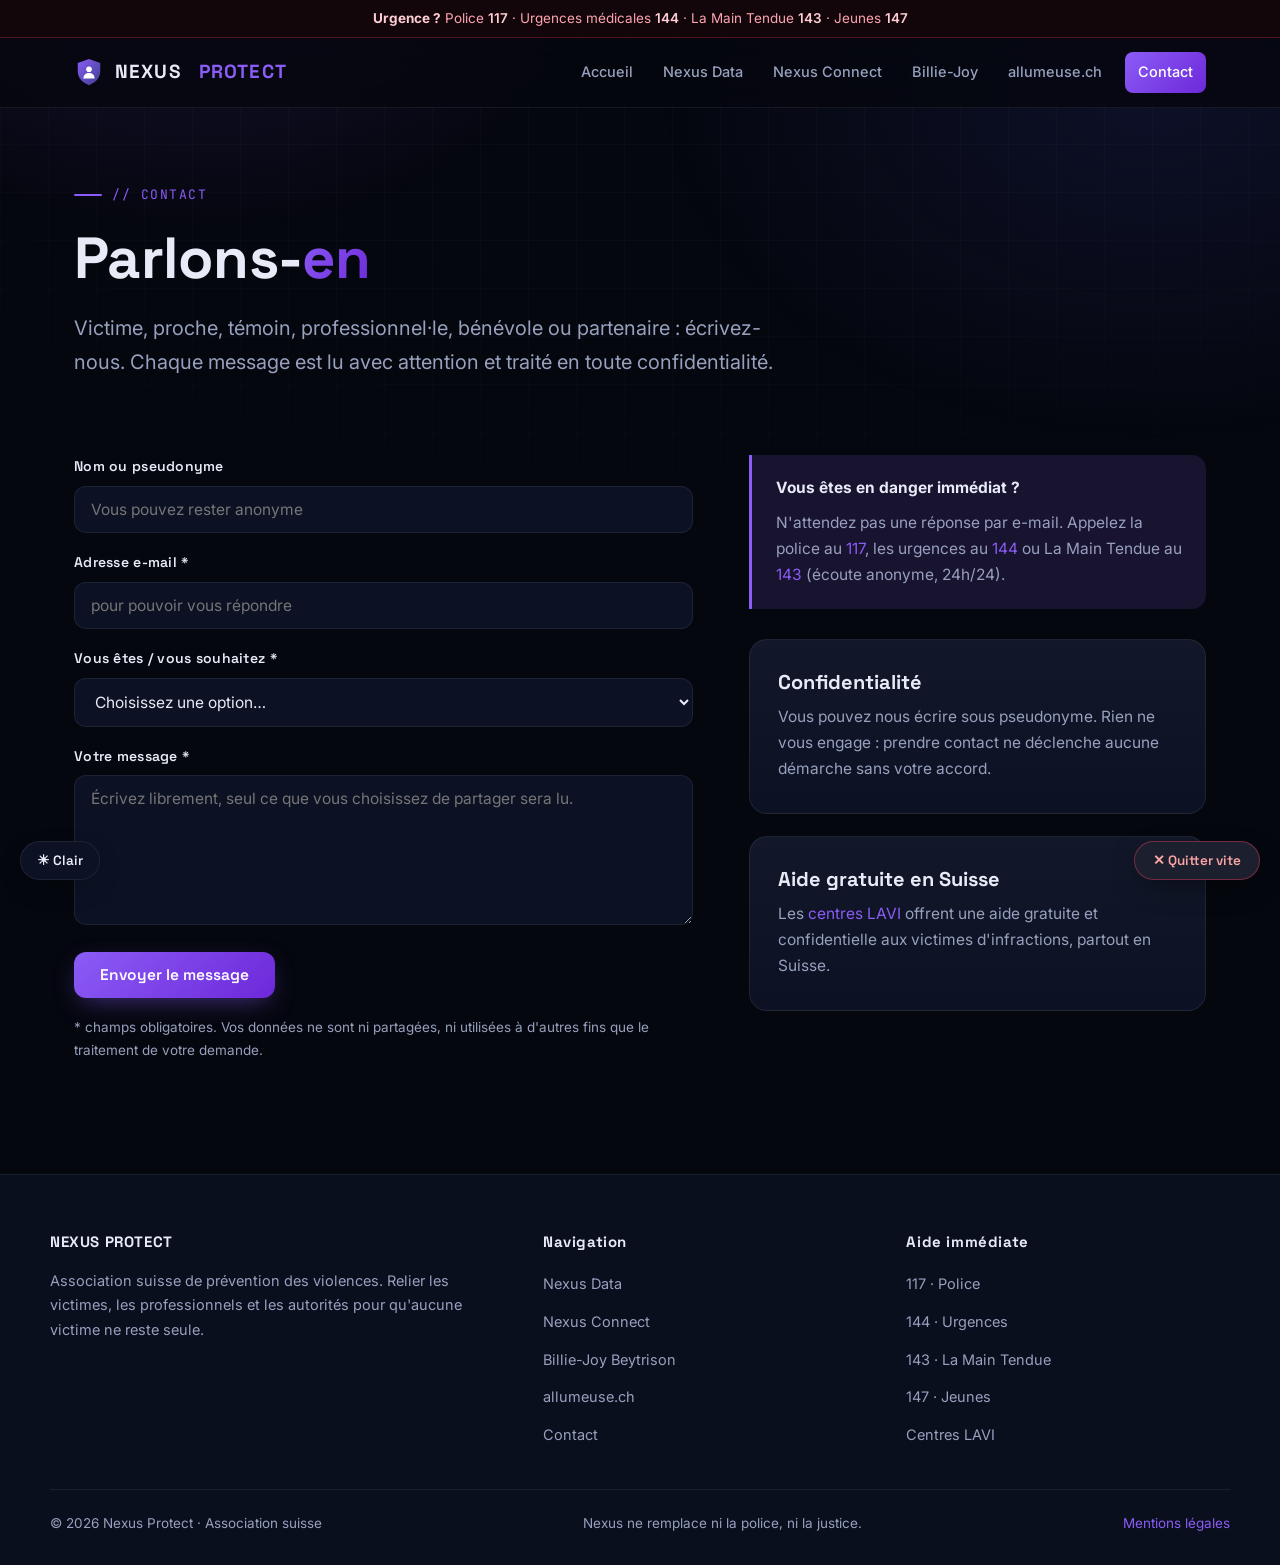
<file: contact.html>
<!DOCTYPE html>
<html lang="fr">
<head>
  <meta charset="UTF-8">
  <meta name="viewport" content="width=device-width, initial-scale=1.0">
  <title>Contact | Nexus Protect</title>
  <meta name="description" content="Contactez Nexus Protect : victimes, proches, professionnels, bénévoles, partenaires ou presse.">
  <link rel="icon" type="image/svg+xml" href="assets/img/favicon.svg">
  <link rel="preconnect" href="https://fonts.googleapis.com">
  <link rel="preconnect" href="https://fonts.gstatic.com" crossorigin>
  <link href="https://fonts.googleapis.com/css2?family=Inter:wght@400;500;600&family=Space+Grotesk:wght@500;600;700&family=JetBrains+Mono:wght@400;500&display=swap" rel="stylesheet">
  <script>(function(){try{if(localStorage.getItem('nexus-theme')==='light')document.documentElement.setAttribute('data-theme','light');}catch(e){}})();</script>
  <link rel="stylesheet" href="assets/css/style.css">
</head>
<body class="theme-protect">
  <div class="bg-glow"></div>
  <div class="bg-grid"></div>

  <div class="emergency-bar">
    <strong>Urgence&nbsp;?</strong> Police <a href="tel:117">117</a> · Urgences médicales <a href="tel:144">144</a> · La Main Tendue <a href="tel:143">143</a> · Jeunes <a href="tel:147">147</a>
  </div>

  <header>
    <div class="nav-inner">
      <a class="brand" href="index.html" aria-label="Nexus Protect, accueil">
        <svg viewBox="0 0 64 64" aria-hidden="true"><defs><linearGradient id="lg" x1="0" y1="0" x2="1" y2="1"><stop offset="0" stop-color="#8b5cf6"/><stop offset="1" stop-color="#3b3f8f"/></linearGradient></defs><path d="M32 4 L56 13 V30 C56 45 46 55 32 60 C18 55 8 45 8 30 V13 Z" fill="url(#lg)"/><circle cx="32" cy="26" r="6" fill="#fff"/><path d="M20 46 C20 37 26 34 32 34 C38 34 44 37 44 46 Z" fill="#fff"/></svg>
        NEXUS&nbsp;<span class="brand-accent">PROTECT</span>
      </a>
      <button class="burger" aria-label="Ouvrir le menu" aria-expanded="false">☰</button>
      <nav class="main-nav">
        <a href="index.html">Accueil</a>
        <a href="nexus-data.html">Nexus Data</a>
        <a href="nexus-connect.html">Nexus Connect</a>
        <a href="billie-joy.html">Billie-Joy</a>
        <a href="allumeuse.html">allumeuse.ch</a>
        <a href="contact.html" class="nav-cta active">Contact</a>
      </nav>
    </div>
  </header>

  <main>
    <section class="page-hero">
      <div class="section-tag">// contact</div>
      <h1>Parlons-<span class="text-accent">en</span></h1>
      <p class="lead">Victime, proche, témoin, professionnel·le, bénévole ou partenaire&nbsp;: écrivez-nous. Chaque message est lu avec attention et traité en toute confidentialité.</p>
    </section>

    <section style="padding-top:20px;">
      <div class="split" style="align-items:start;">
        <div class="reveal">
          <form class="contact-form" novalidate>
            <div class="field">
              <label for="nom">Nom ou pseudonyme</label>
              <input type="text" id="nom" name="nom" placeholder="Vous pouvez rester anonyme" autocomplete="off">
            </div>
            <div class="field">
              <label for="email">Adresse e-mail *</label>
              <input type="email" id="email" name="email" required placeholder="pour pouvoir vous répondre">
            </div>
            <div class="field">
              <label for="sujet">Vous êtes / vous souhaitez *</label>
              <select id="sujet" name="sujet" required>
                <option value="" selected disabled>Choisissez une option…</option>
                <option>Je suis victime et je cherche de l'aide</option>
                <option>Je suis un·e proche ou un témoin</option>
                <option>Je suis professionnel·le et je veux rejoindre le réseau</option>
                <option>Je souhaite devenir bénévole</option>
                <option>Partenariat / entreprise</option>
                <option>Presse / médias</option>
                <option>Autre</option>
              </select>
            </div>
            <div class="field">
              <label for="message">Votre message *</label>
              <textarea id="message" name="message" required placeholder="Écrivez librement, seul ce que vous choisissez de partager sera lu."></textarea>
            </div>
            <div class="form-status" role="status"></div>
            <button type="submit" class="btn btn-primary" style="justify-self:start;">Envoyer le message</button>
            <p style="font-size:13.5px; color:var(--muted);">* champs obligatoires. Vos données ne sont ni partagées, ni utilisées à d'autres fins que le traitement de votre demande.</p>
          </form>
        </div>
        <div class="reveal">
          <div class="notice" style="margin-top:0;">
            <strong>Vous êtes en danger immédiat&nbsp;?</strong>
            <p style="margin-top:8px;">N'attendez pas une réponse par e-mail. Appelez la police au <a href="tel:117">117</a>, les urgences au <a href="tel:144">144</a> ou La Main Tendue au <a href="tel:143">143</a> (écoute anonyme, 24h/24).</p>
          </div>
          <div class="card" style="margin-top:22px;">
            <h3>Confidentialité</h3>
            <p>Vous pouvez nous écrire sous pseudonyme. Rien ne vous engage&nbsp;: prendre contact ne déclenche aucune démarche sans votre accord.</p>
          </div>
          <div class="card" style="margin-top:22px;">
            <h3>Aide gratuite en Suisse</h3>
            <p>Les <a href="https://www.aide-aux-victimes.ch" target="_blank" rel="noopener">centres LAVI</a> offrent une aide gratuite et confidentielle aux victimes d'infractions, partout en Suisse.</p>
          </div>
        </div>
      </div>
    </section>
  </main>

  <footer>
    <div class="footer-inner">
      <div class="footer-grid">
        <div>
          <h4>NEXUS PROTECT</h4>
          <p>Association suisse de prévention des violences. Relier les victimes, les professionnels et les autorités pour qu'aucune victime ne reste seule.</p>
        </div>
        <div>
          <h4>Navigation</h4>
          <ul>
            <li><a href="nexus-data.html">Nexus Data</a></li>
            <li><a href="nexus-connect.html">Nexus Connect</a></li>
            <li><a href="billie-joy.html">Billie-Joy Beytrison</a></li>
            <li><a href="allumeuse.html">allumeuse.ch</a></li>
            <li><a href="contact.html">Contact</a></li>
          </ul>
        </div>
        <div>
          <h4>Aide immédiate</h4>
          <ul>
            <li><a href="tel:117">117 · Police</a></li>
            <li><a href="tel:144">144 · Urgences</a></li>
            <li><a href="tel:143">143 · La Main Tendue</a></li>
            <li><a href="tel:147">147 · Jeunes</a></li>
            <li><a href="https://www.aide-aux-victimes.ch" target="_blank" rel="noopener">Centres LAVI</a></li>
          </ul>
        </div>
      </div>
      <div class="footer-bottom">
        <span>© 2026 Nexus Protect · Association suisse</span>
        <span>Nexus ne remplace ni la police, ni la justice.</span>
        <a href="mentions-legales.html">Mentions légales</a>
      </div>
    </div>
  </footer>

  <button class="theme-toggle" aria-label="Basculer le fond clair ou sombre" title="Basculer clair / sombre">☀ Clair</button>
  <button class="quick-exit" title="Quitter immédiatement ce site">✕ Quitter vite</button>
  <script src="assets/js/main.js"></script>
</body>
</html>
</file>
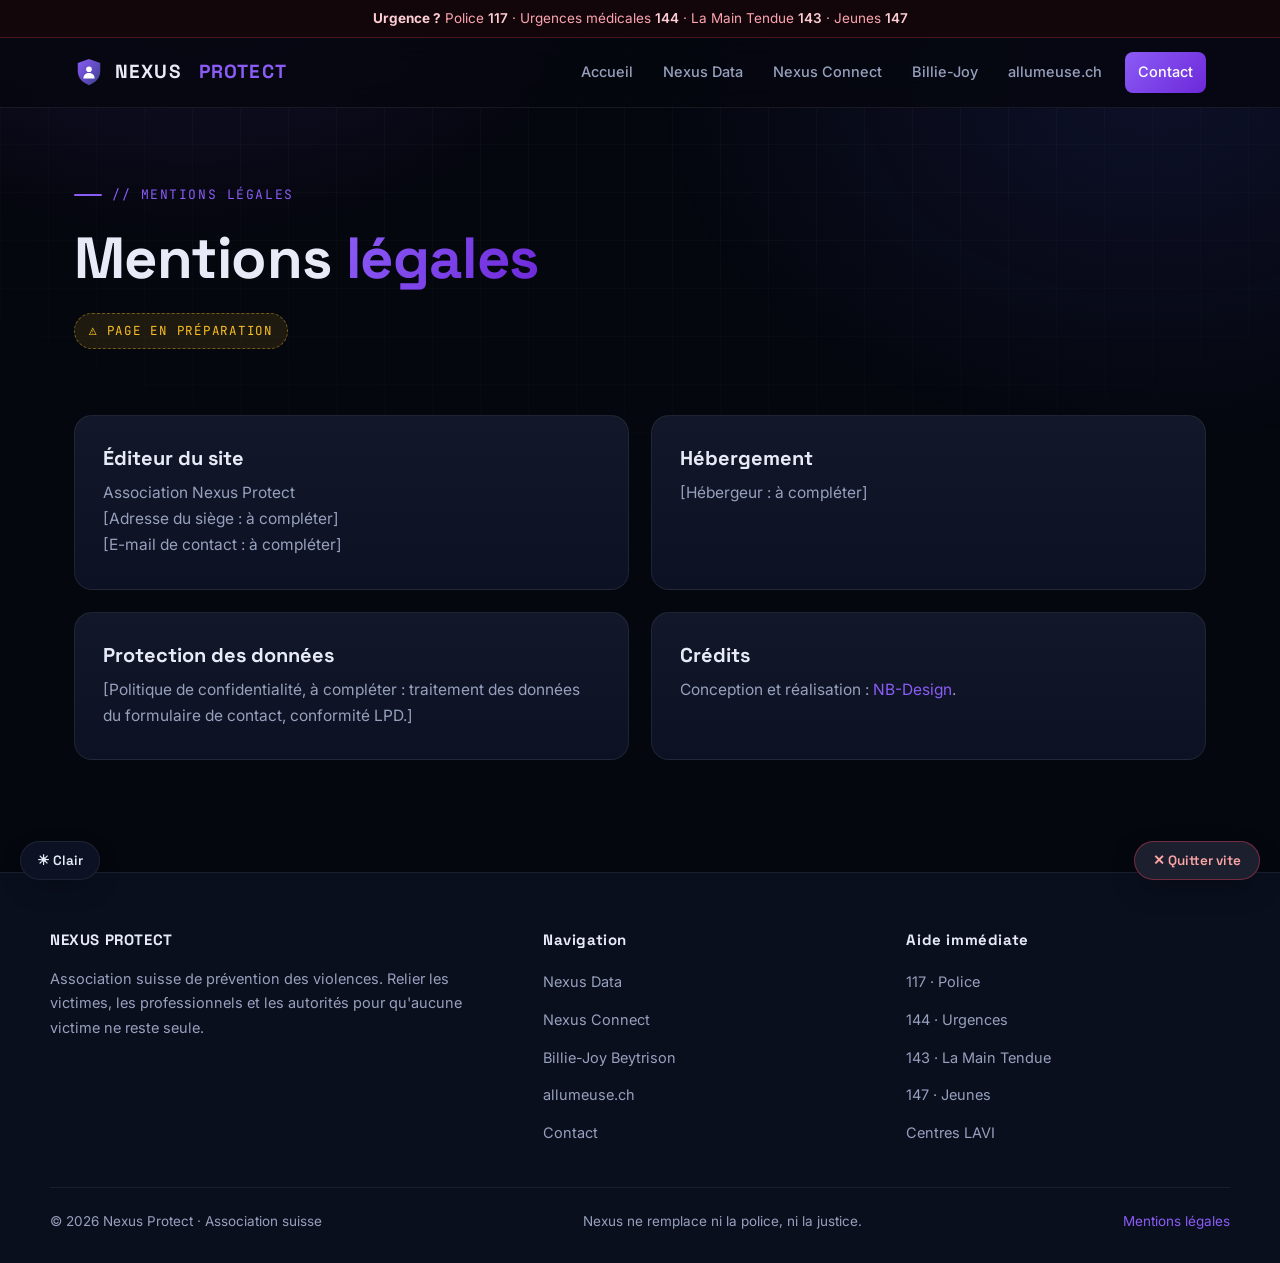
<file: mentions-legales.html>
<!DOCTYPE html>
<html lang="fr">
<head>
  <meta charset="UTF-8">
  <meta name="viewport" content="width=device-width, initial-scale=1.0">
  <title>Mentions légales | Nexus Protect</title>
  <meta name="robots" content="noindex">
  <link rel="icon" type="image/svg+xml" href="assets/img/favicon.svg">
  <link rel="preconnect" href="https://fonts.googleapis.com">
  <link rel="preconnect" href="https://fonts.gstatic.com" crossorigin>
  <link href="https://fonts.googleapis.com/css2?family=Inter:wght@400;500;600&family=Space+Grotesk:wght@500;600;700&family=JetBrains+Mono:wght@400;500&display=swap" rel="stylesheet">
  <script>(function(){try{if(localStorage.getItem('nexus-theme')==='light')document.documentElement.setAttribute('data-theme','light');}catch(e){}})();</script>
  <link rel="stylesheet" href="assets/css/style.css">
</head>
<body class="theme-protect">
  <div class="bg-glow"></div>
  <div class="bg-grid"></div>

  <div class="emergency-bar">
    <strong>Urgence&nbsp;?</strong> Police <a href="tel:117">117</a> · Urgences médicales <a href="tel:144">144</a> · La Main Tendue <a href="tel:143">143</a> · Jeunes <a href="tel:147">147</a>
  </div>

  <header>
    <div class="nav-inner">
      <a class="brand" href="index.html" aria-label="Nexus Protect, accueil">
        <svg viewBox="0 0 64 64" aria-hidden="true"><defs><linearGradient id="lg" x1="0" y1="0" x2="1" y2="1"><stop offset="0" stop-color="#8b5cf6"/><stop offset="1" stop-color="#3b3f8f"/></linearGradient></defs><path d="M32 4 L56 13 V30 C56 45 46 55 32 60 C18 55 8 45 8 30 V13 Z" fill="url(#lg)"/><circle cx="32" cy="26" r="6" fill="#fff"/><path d="M20 46 C20 37 26 34 32 34 C38 34 44 37 44 46 Z" fill="#fff"/></svg>
        NEXUS&nbsp;<span class="brand-accent">PROTECT</span>
      </a>
      <button class="burger" aria-label="Ouvrir le menu" aria-expanded="false">☰</button>
      <nav class="main-nav">
        <a href="index.html">Accueil</a>
        <a href="nexus-data.html">Nexus Data</a>
        <a href="nexus-connect.html">Nexus Connect</a>
        <a href="billie-joy.html">Billie-Joy</a>
        <a href="allumeuse.html">allumeuse.ch</a>
        <a href="contact.html" class="nav-cta">Contact</a>
      </nav>
    </div>
  </header>

  <main>
    <section class="page-hero">
      <div class="section-tag">// mentions légales</div>
      <h1>Mentions <span class="text-accent">légales</span></h1>
      <p class="lead"><span class="wip-badge">⚠ PAGE EN PRÉPARATION</span></p>
    </section>

    <section style="padding-top:10px;">
      <div class="grid grid-2">
        <div class="card reveal">
          <h3>Éditeur du site</h3>
          <p>Association Nexus Protect<br>[Adresse du siège : à compléter]<br>[E-mail de contact : à compléter]</p>
        </div>
        <div class="card reveal">
          <h3>Hébergement</h3>
          <p>[Hébergeur : à compléter]</p>
        </div>
        <div class="card reveal">
          <h3>Protection des données</h3>
          <p>[Politique de confidentialité, à compléter&nbsp;: traitement des données du formulaire de contact, conformité LPD.]</p>
        </div>
        <div class="card reveal">
          <h3>Crédits</h3>
          <p>Conception et réalisation&nbsp;: <a href="https://nb-design.ch" target="_blank" rel="noopener">NB-Design</a>.</p>
        </div>
      </div>
    </section>
  </main>

  <footer>
    <div class="footer-inner">
      <div class="footer-grid">
        <div>
          <h4>NEXUS PROTECT</h4>
          <p>Association suisse de prévention des violences. Relier les victimes, les professionnels et les autorités pour qu'aucune victime ne reste seule.</p>
        </div>
        <div>
          <h4>Navigation</h4>
          <ul>
            <li><a href="nexus-data.html">Nexus Data</a></li>
            <li><a href="nexus-connect.html">Nexus Connect</a></li>
            <li><a href="billie-joy.html">Billie-Joy Beytrison</a></li>
            <li><a href="allumeuse.html">allumeuse.ch</a></li>
            <li><a href="contact.html">Contact</a></li>
          </ul>
        </div>
        <div>
          <h4>Aide immédiate</h4>
          <ul>
            <li><a href="tel:117">117 · Police</a></li>
            <li><a href="tel:144">144 · Urgences</a></li>
            <li><a href="tel:143">143 · La Main Tendue</a></li>
            <li><a href="tel:147">147 · Jeunes</a></li>
            <li><a href="https://www.aide-aux-victimes.ch" target="_blank" rel="noopener">Centres LAVI</a></li>
          </ul>
        </div>
      </div>
      <div class="footer-bottom">
        <span>© 2026 Nexus Protect · Association suisse</span>
        <span>Nexus ne remplace ni la police, ni la justice.</span>
        <a href="mentions-legales.html">Mentions légales</a>
      </div>
    </div>
  </footer>

  <button class="theme-toggle" aria-label="Basculer le fond clair ou sombre" title="Basculer clair / sombre">☀ Clair</button>
  <button class="quick-exit" title="Quitter immédiatement ce site">✕ Quitter vite</button>
  <script src="assets/js/main.js"></script>
</body>
</html>
</file>
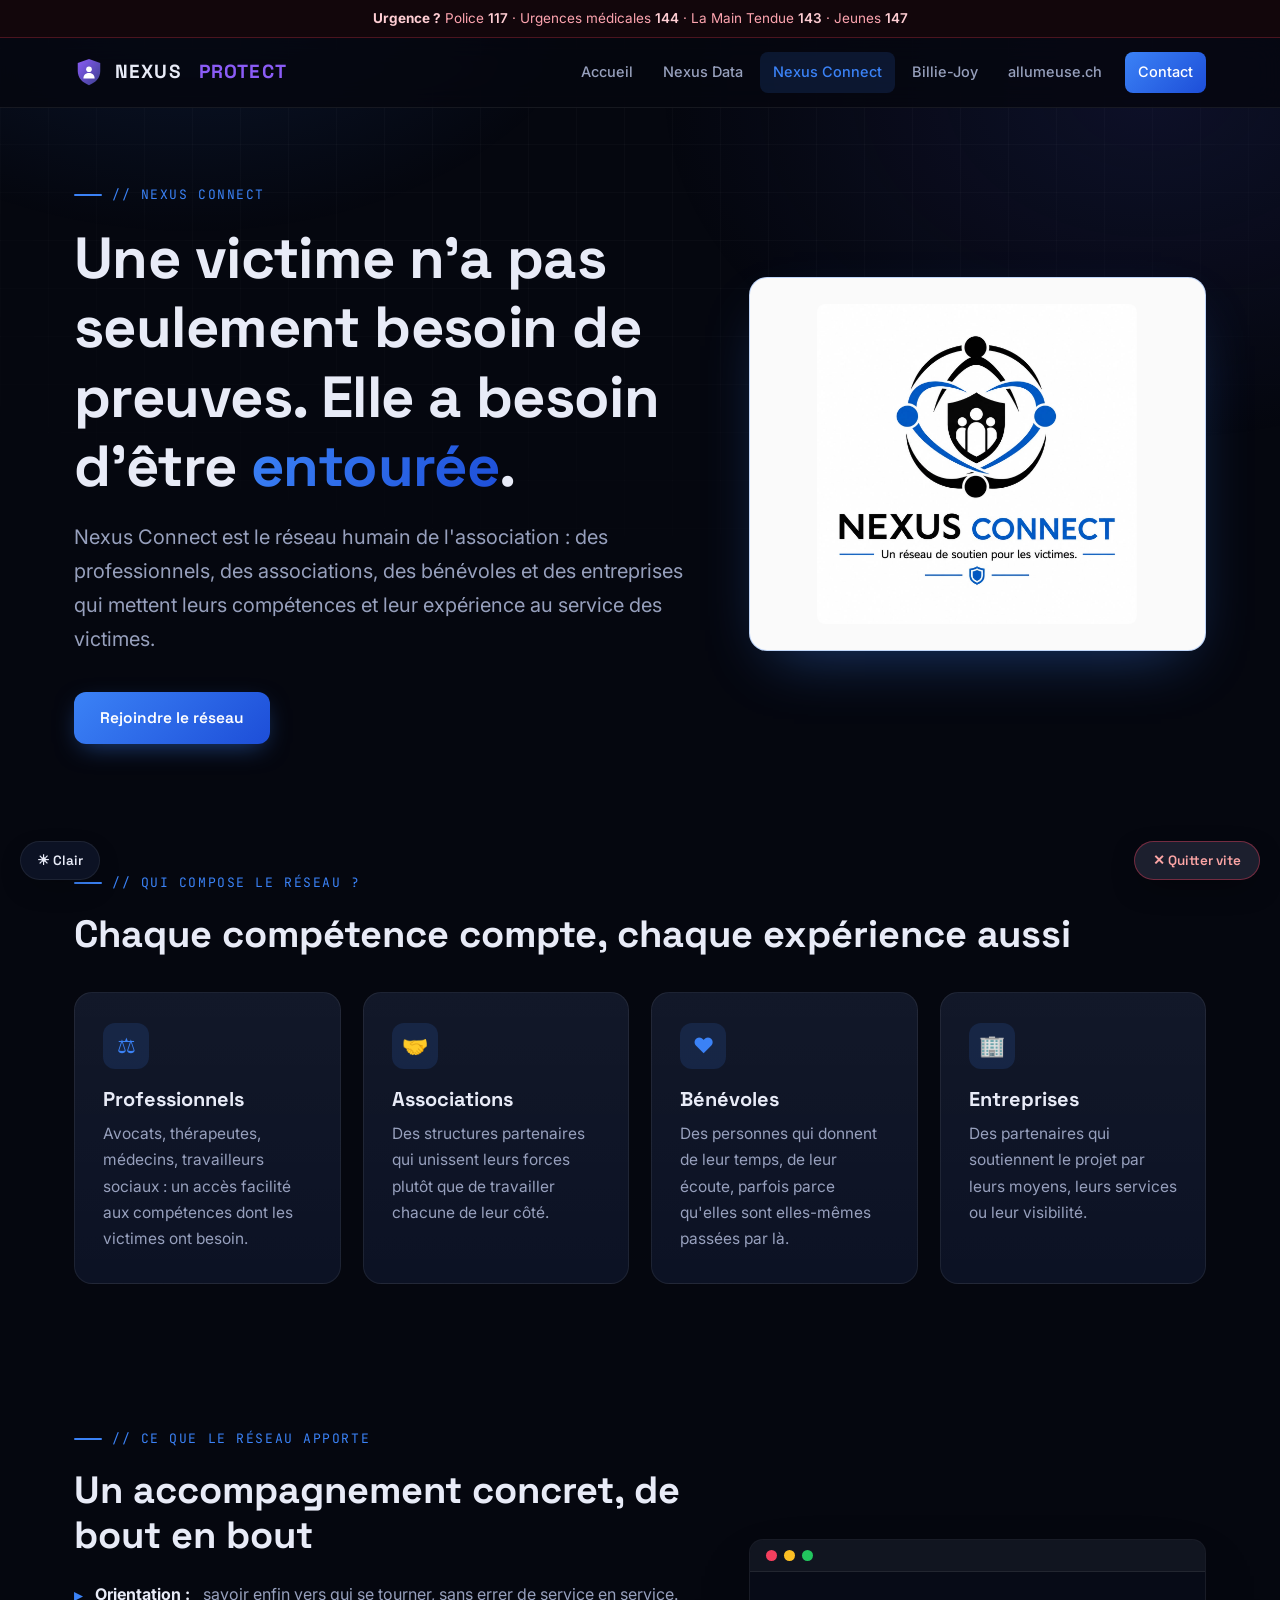
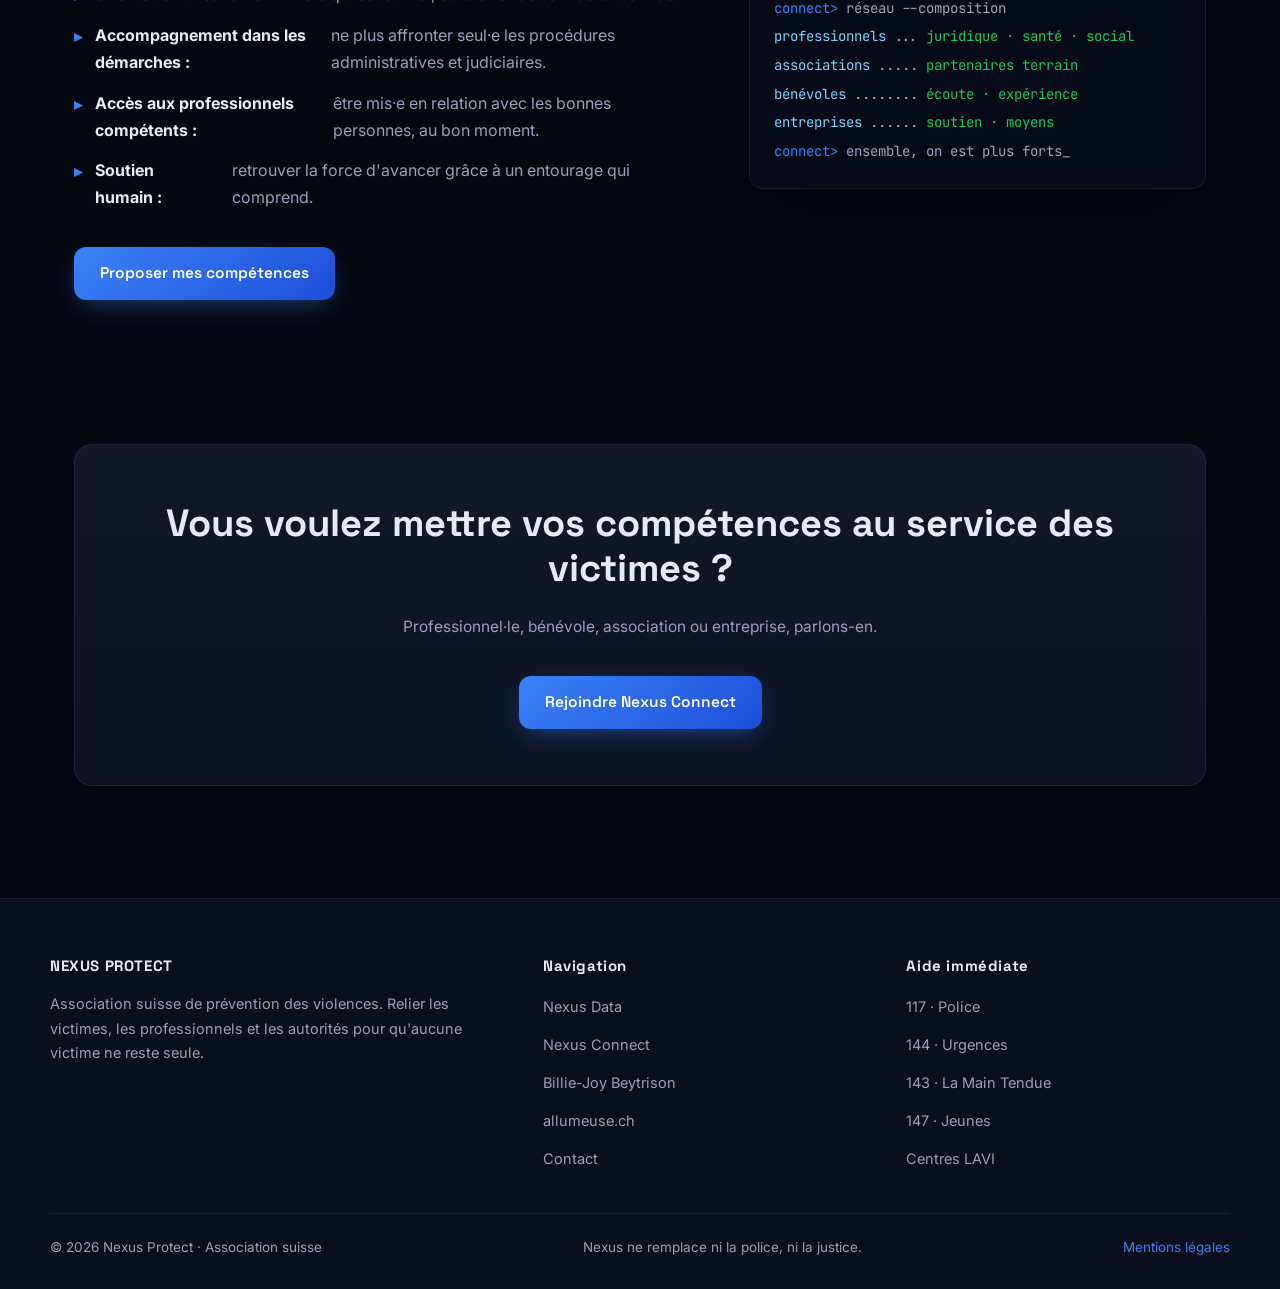
<file: nexus-connect.html>
<!DOCTYPE html>
<html lang="fr">
<head>
  <meta charset="UTF-8">
  <meta name="viewport" content="width=device-width, initial-scale=1.0">
  <title>Nexus Connect · Le réseau humain | Nexus Protect</title>
  <meta name="description" content="Nexus Connect rassemble professionnels, associations, bénévoles et entreprises au service des victimes. Un réseau de soutien solide et humain.">
  <link rel="icon" type="image/svg+xml" href="assets/img/favicon.svg">
  <link rel="preconnect" href="https://fonts.googleapis.com">
  <link rel="preconnect" href="https://fonts.gstatic.com" crossorigin>
  <link href="https://fonts.googleapis.com/css2?family=Inter:wght@400;500;600&family=Space+Grotesk:wght@500;600;700&family=JetBrains+Mono:wght@400;500&display=swap" rel="stylesheet">
  <script>(function(){try{if(localStorage.getItem('nexus-theme')==='light')document.documentElement.setAttribute('data-theme','light');}catch(e){}})();</script>
  <link rel="stylesheet" href="assets/css/style.css">
</head>
<body class="theme-connect">
  <div class="bg-glow"></div>
  <div class="bg-grid"></div>

  <div class="emergency-bar">
    <strong>Urgence&nbsp;?</strong> Police <a href="tel:117">117</a> · Urgences médicales <a href="tel:144">144</a> · La Main Tendue <a href="tel:143">143</a> · Jeunes <a href="tel:147">147</a>
  </div>

  <header>
    <div class="nav-inner">
      <a class="brand" href="index.html" aria-label="Nexus Protect, accueil">
        <svg viewBox="0 0 64 64" aria-hidden="true"><defs><linearGradient id="lg" x1="0" y1="0" x2="1" y2="1"><stop offset="0" stop-color="#8b5cf6"/><stop offset="1" stop-color="#3b3f8f"/></linearGradient></defs><path d="M32 4 L56 13 V30 C56 45 46 55 32 60 C18 55 8 45 8 30 V13 Z" fill="url(#lg)"/><circle cx="32" cy="26" r="6" fill="#fff"/><path d="M20 46 C20 37 26 34 32 34 C38 34 44 37 44 46 Z" fill="#fff"/></svg>
        NEXUS&nbsp;<span class="brand-accent">PROTECT</span>
      </a>
      <button class="burger" aria-label="Ouvrir le menu" aria-expanded="false">☰</button>
      <nav class="main-nav">
        <a href="index.html">Accueil</a>
        <a href="nexus-data.html">Nexus Data</a>
        <a href="nexus-connect.html" class="active">Nexus Connect</a>
        <a href="billie-joy.html">Billie-Joy</a>
        <a href="allumeuse.html">allumeuse.ch</a>
        <a href="contact.html" class="nav-cta">Contact</a>
      </nav>
    </div>
  </header>

  <main>
    <section class="page-hero">
      <div class="split">
        <div>
          <div class="section-tag">// nexus connect</div>
          <h1>Une victime n'a pas seulement besoin de preuves. Elle a besoin d'être <span class="text-accent">entourée</span>.</h1>
          <p class="lead">Nexus Connect est le réseau humain de l'association&nbsp;: des professionnels, des associations, des bénévoles et des entreprises qui mettent leurs compétences et leur expérience au service des victimes.</p>
          <div class="hero-actions">
            <a class="btn btn-primary" href="contact.html">Rejoindre le réseau</a>
          </div>
        </div>
        <div class="reveal">
          <div class="logo-tile">
            <img src="assets/img/logo-connect.jpg" alt="Logo Nexus Connect · Un réseau de soutien pour les victimes.">
          </div>
        </div>
      </div>
    </section>

    <section>
      <div class="section-tag reveal">// qui compose le réseau ?</div>
      <h2 class="reveal">Chaque compétence compte, chaque expérience aussi</h2>
      <div class="grid grid-4" style="margin-top:34px;">
        <div class="card reveal">
          <div class="card-icon">⚖</div>
          <h3>Professionnels</h3>
          <p>Avocats, thérapeutes, médecins, travailleurs sociaux&nbsp;: un accès facilité aux compétences dont les victimes ont besoin.</p>
        </div>
        <div class="card reveal">
          <div class="card-icon">🤝</div>
          <h3>Associations</h3>
          <p>Des structures partenaires qui unissent leurs forces plutôt que de travailler chacune de leur côté.</p>
        </div>
        <div class="card reveal">
          <div class="card-icon">♥</div>
          <h3>Bénévoles</h3>
          <p>Des personnes qui donnent de leur temps, de leur écoute, parfois parce qu'elles sont elles-mêmes passées par là.</p>
        </div>
        <div class="card reveal">
          <div class="card-icon">🏢</div>
          <h3>Entreprises</h3>
          <p>Des partenaires qui soutiennent le projet par leurs moyens, leurs services ou leur visibilité.</p>
        </div>
      </div>
    </section>

    <section>
      <div class="split">
        <div class="reveal">
          <div class="section-tag">// ce que le réseau apporte</div>
          <h2>Un accompagnement concret, de bout en bout</h2>
          <ul class="check-list">
            <li><strong>Orientation&nbsp;:</strong> savoir enfin vers qui se tourner, sans errer de service en service.</li>
            <li><strong>Accompagnement dans les démarches&nbsp;:</strong> ne plus affronter seul·e les procédures administratives et judiciaires.</li>
            <li><strong>Accès aux professionnels compétents&nbsp;:</strong> être mis·e en relation avec les bonnes personnes, au bon moment.</li>
            <li><strong>Soutien humain&nbsp;:</strong> retrouver la force d'avancer grâce à un entourage qui comprend.</li>
          </ul>
          <div class="hero-actions">
            <a class="btn btn-primary" href="contact.html">Proposer mes compétences</a>
          </div>
        </div>
        <div class="reveal">
          <div class="terminal">
            <div class="terminal-bar"><span></span><span></span><span></span></div>
            <div class="terminal-body">
              <div><span class="t-prompt">connect&gt;</span> réseau --composition</div>
              <div><span class="t-key">professionnels</span> ... <span class="t-ok">juridique · santé · social</span></div>
              <div><span class="t-key">associations</span> ..... <span class="t-ok">partenaires terrain</span></div>
              <div><span class="t-key">bénévoles</span> ........ <span class="t-ok">écoute · expérience</span></div>
              <div><span class="t-key">entreprises</span> ...... <span class="t-ok">soutien · moyens</span></div>
              <div><span class="t-prompt">connect&gt;</span> ensemble, on est plus forts_</div>
            </div>
          </div>
        </div>
      </div>
    </section>

    <section id="cta">
      <div class="card reveal" style="text-align:center; padding:56px 32px;">
        <h2>Vous voulez mettre vos compétences au service des victimes&nbsp;?</h2>
        <p class="lead" style="margin:0 auto;">Professionnel·le, bénévole, association ou entreprise, parlons-en.</p>
        <div class="hero-actions" style="justify-content:center;">
          <a class="btn btn-primary" href="contact.html">Rejoindre Nexus Connect</a>
        </div>
      </div>
    </section>
  </main>

  <footer>
    <div class="footer-inner">
      <div class="footer-grid">
        <div>
          <h4>NEXUS PROTECT</h4>
          <p>Association suisse de prévention des violences. Relier les victimes, les professionnels et les autorités pour qu'aucune victime ne reste seule.</p>
        </div>
        <div>
          <h4>Navigation</h4>
          <ul>
            <li><a href="nexus-data.html">Nexus Data</a></li>
            <li><a href="nexus-connect.html">Nexus Connect</a></li>
            <li><a href="billie-joy.html">Billie-Joy Beytrison</a></li>
            <li><a href="allumeuse.html">allumeuse.ch</a></li>
            <li><a href="contact.html">Contact</a></li>
          </ul>
        </div>
        <div>
          <h4>Aide immédiate</h4>
          <ul>
            <li><a href="tel:117">117 · Police</a></li>
            <li><a href="tel:144">144 · Urgences</a></li>
            <li><a href="tel:143">143 · La Main Tendue</a></li>
            <li><a href="tel:147">147 · Jeunes</a></li>
            <li><a href="https://www.aide-aux-victimes.ch" target="_blank" rel="noopener">Centres LAVI</a></li>
          </ul>
        </div>
      </div>
      <div class="footer-bottom">
        <span>© 2026 Nexus Protect · Association suisse</span>
        <span>Nexus ne remplace ni la police, ni la justice.</span>
        <a href="mentions-legales.html">Mentions légales</a>
      </div>
    </div>
  </footer>

  <button class="theme-toggle" aria-label="Basculer le fond clair ou sombre" title="Basculer clair / sombre">☀ Clair</button>
  <button class="quick-exit" title="Quitter immédiatement ce site">✕ Quitter vite</button>
  <script src="assets/js/main.js"></script>
</body>
</html>
</file>
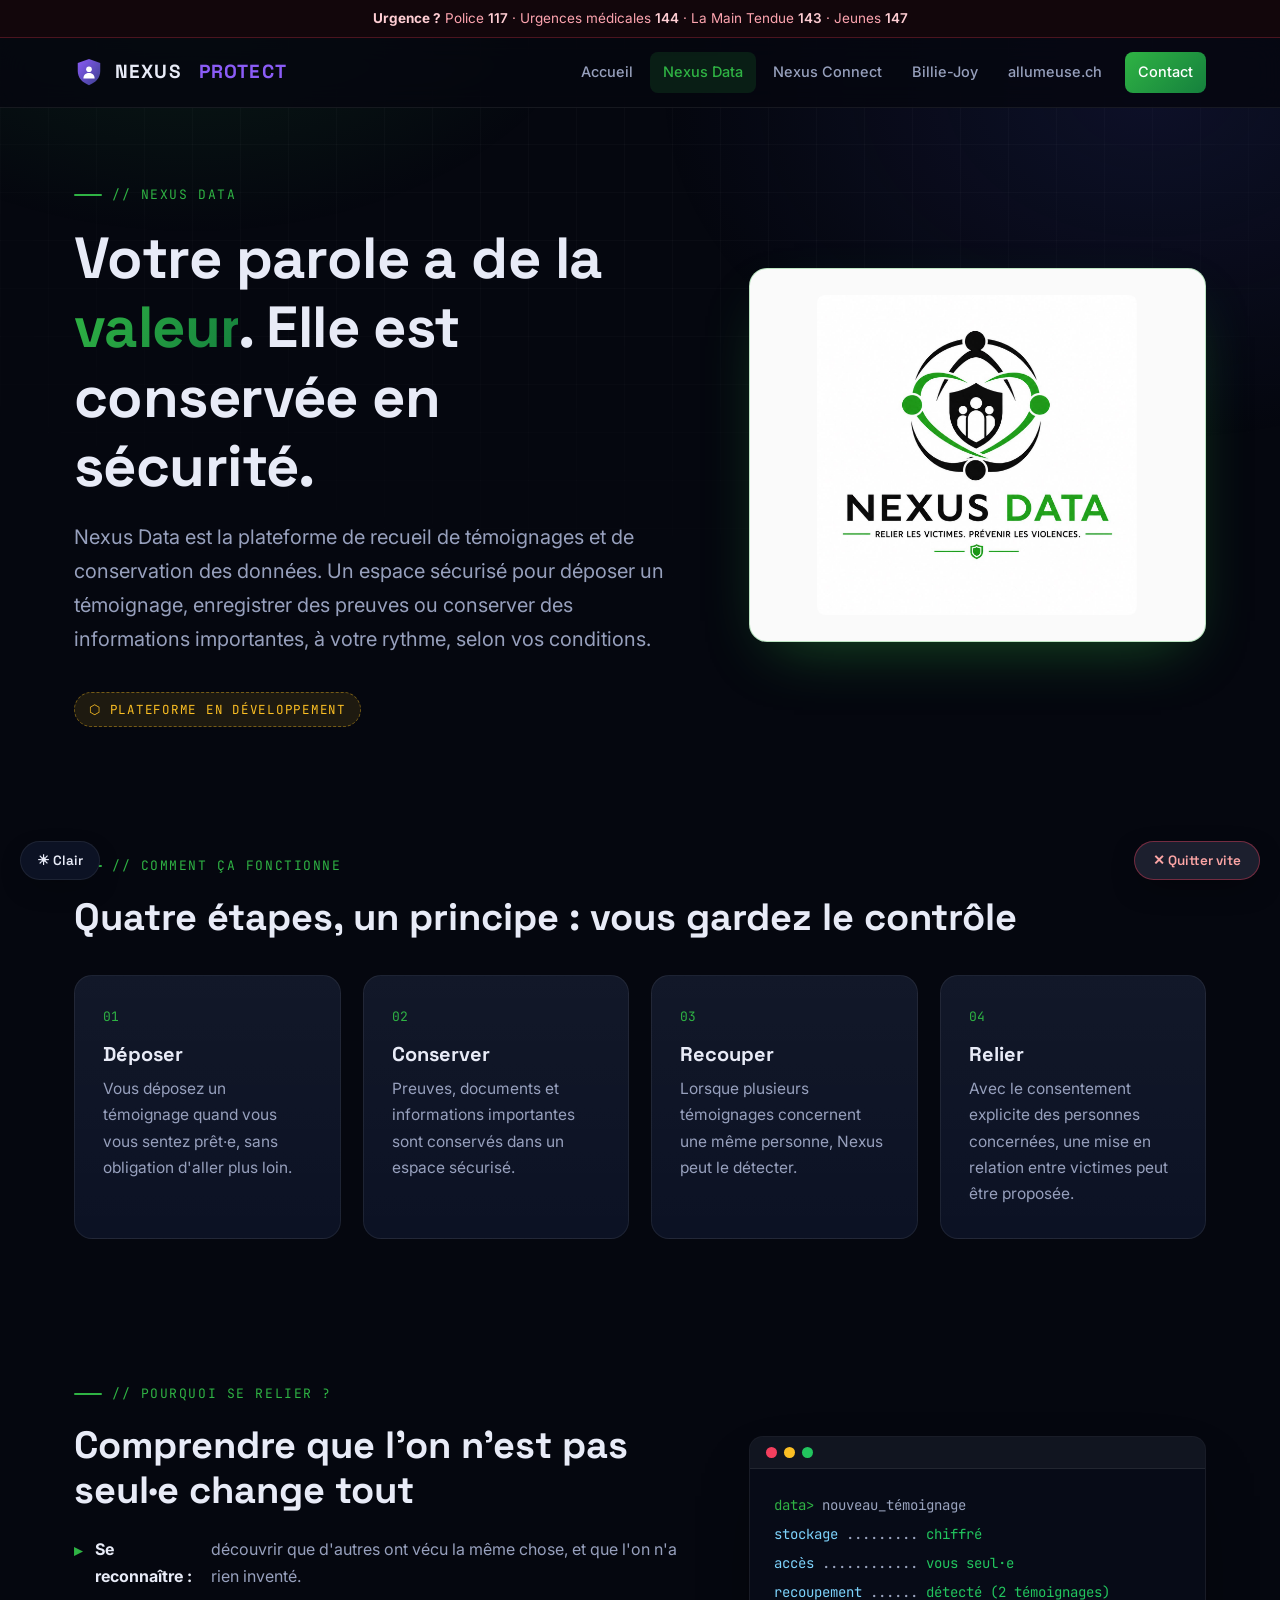
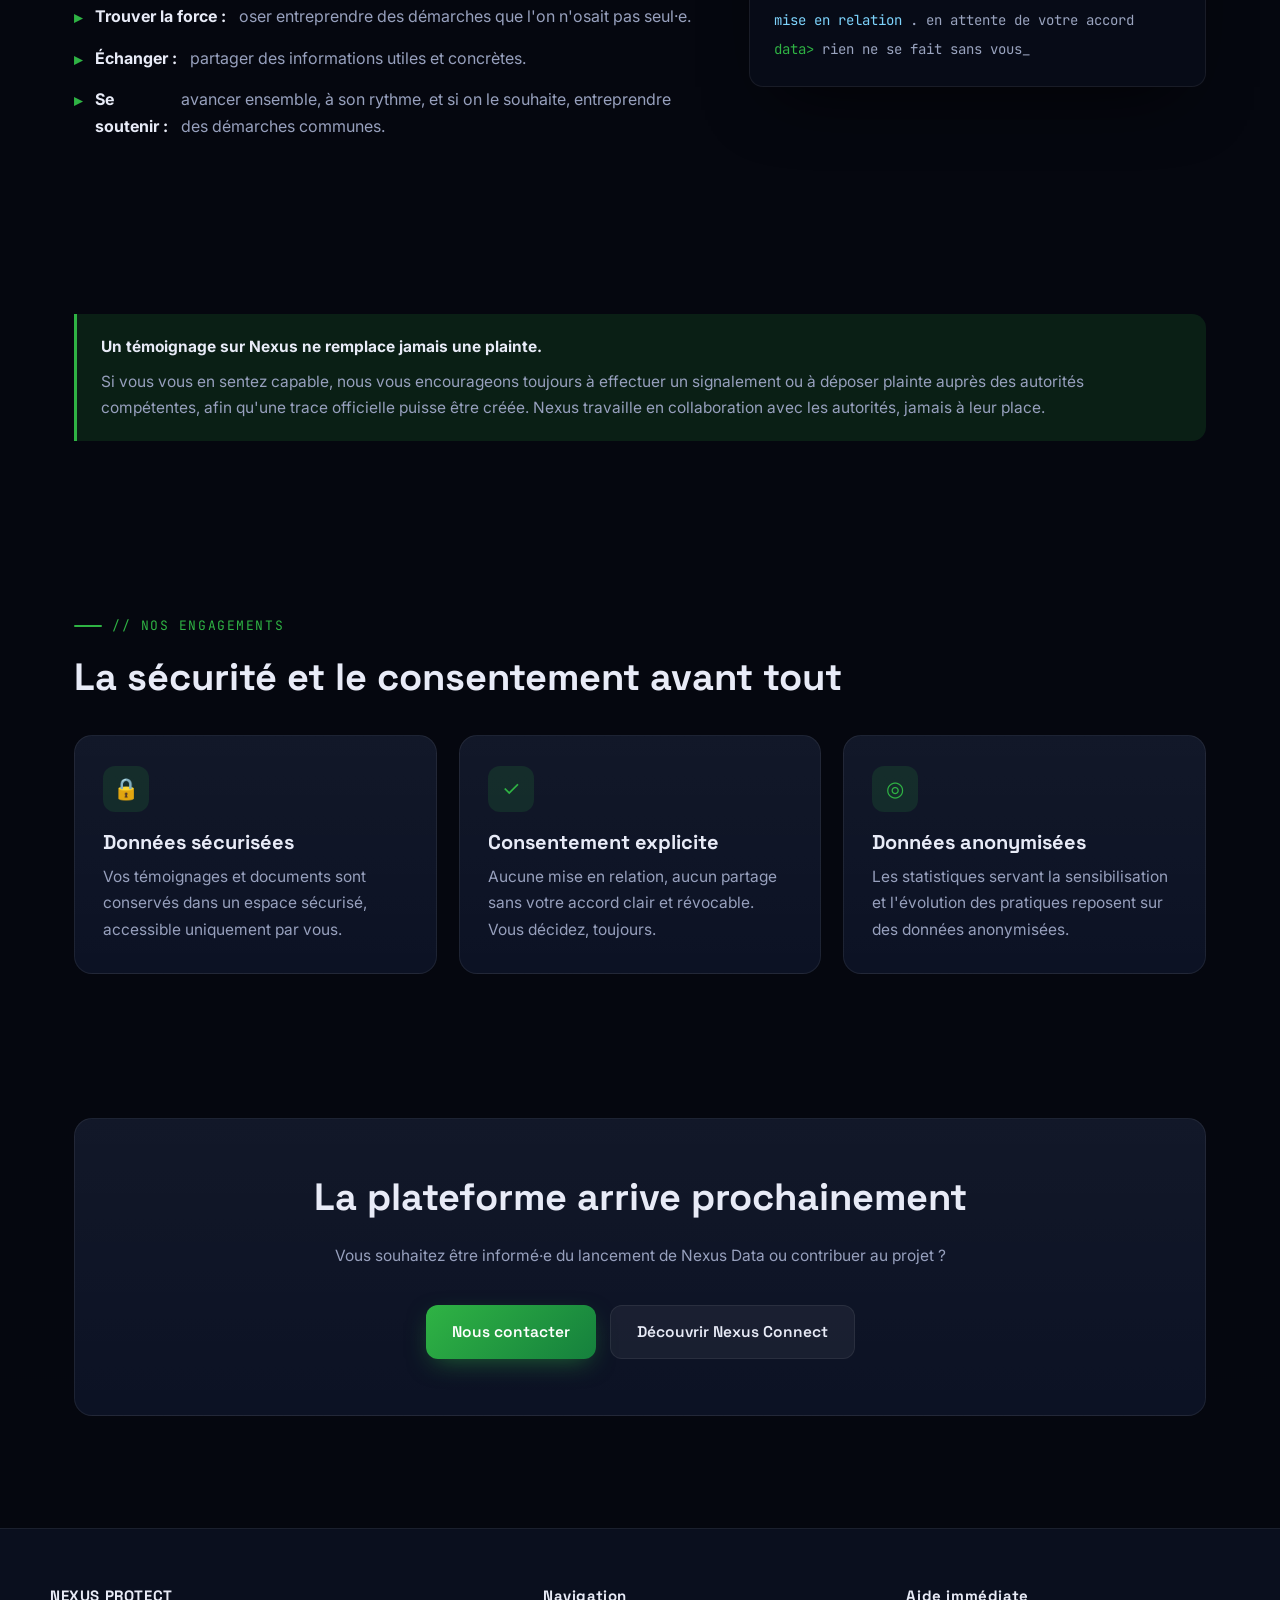
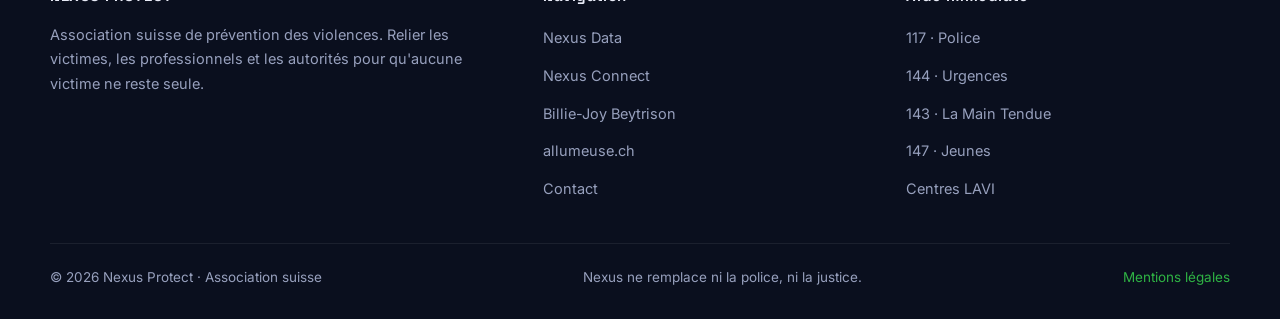
<file: nexus-data.html>
<!DOCTYPE html>
<html lang="fr">
<head>
  <meta charset="UTF-8">
  <meta name="viewport" content="width=device-width, initial-scale=1.0">
  <title>Nexus Data · Témoigner, conserver, relier | Nexus Protect</title>
  <meta name="description" content="Nexus Data est la plateforme sécurisée de recueil de témoignages et de conservation des preuves. Relier les victimes, avec leur consentement explicite.">
  <link rel="icon" type="image/svg+xml" href="assets/img/favicon.svg">
  <link rel="preconnect" href="https://fonts.googleapis.com">
  <link rel="preconnect" href="https://fonts.gstatic.com" crossorigin>
  <link href="https://fonts.googleapis.com/css2?family=Inter:wght@400;500;600&family=Space+Grotesk:wght@500;600;700&family=JetBrains+Mono:wght@400;500&display=swap" rel="stylesheet">
  <script>(function(){try{if(localStorage.getItem('nexus-theme')==='light')document.documentElement.setAttribute('data-theme','light');}catch(e){}})();</script>
  <link rel="stylesheet" href="assets/css/style.css">
</head>
<body class="theme-data">
  <div class="bg-glow"></div>
  <div class="bg-grid"></div>

  <div class="emergency-bar">
    <strong>Urgence&nbsp;?</strong> Police <a href="tel:117">117</a> · Urgences médicales <a href="tel:144">144</a> · La Main Tendue <a href="tel:143">143</a> · Jeunes <a href="tel:147">147</a>
  </div>

  <header>
    <div class="nav-inner">
      <a class="brand" href="index.html" aria-label="Nexus Protect, accueil">
        <svg viewBox="0 0 64 64" aria-hidden="true"><defs><linearGradient id="lg" x1="0" y1="0" x2="1" y2="1"><stop offset="0" stop-color="#8b5cf6"/><stop offset="1" stop-color="#3b3f8f"/></linearGradient></defs><path d="M32 4 L56 13 V30 C56 45 46 55 32 60 C18 55 8 45 8 30 V13 Z" fill="url(#lg)"/><circle cx="32" cy="26" r="6" fill="#fff"/><path d="M20 46 C20 37 26 34 32 34 C38 34 44 37 44 46 Z" fill="#fff"/></svg>
        NEXUS&nbsp;<span class="brand-accent">PROTECT</span>
      </a>
      <button class="burger" aria-label="Ouvrir le menu" aria-expanded="false">☰</button>
      <nav class="main-nav">
        <a href="index.html">Accueil</a>
        <a href="nexus-data.html" class="active">Nexus Data</a>
        <a href="nexus-connect.html">Nexus Connect</a>
        <a href="billie-joy.html">Billie-Joy</a>
        <a href="allumeuse.html">allumeuse.ch</a>
        <a href="contact.html" class="nav-cta">Contact</a>
      </nav>
    </div>
  </header>

  <main>
    <section class="page-hero">
      <div class="split">
        <div>
          <div class="section-tag">// nexus data</div>
          <h1>Votre parole a de la <span class="text-accent">valeur</span>. Elle est conservée en sécurité.</h1>
          <p class="lead">Nexus Data est la plateforme de recueil de témoignages et de conservation des données. Un espace sécurisé pour déposer un témoignage, enregistrer des preuves ou conserver des informations importantes, à votre rythme, selon vos conditions.</p>
          <div class="hero-actions">
            <span class="wip-badge">⬡ PLATEFORME EN DÉVELOPPEMENT</span>
          </div>
        </div>
        <div class="reveal">
          <div class="logo-tile">
            <img src="assets/img/logo-data.jpg" alt="Logo Nexus Data · Relier les victimes. Prévenir les violences.">
          </div>
        </div>
      </div>
    </section>

    <section>
      <div class="section-tag reveal">// comment ça fonctionne</div>
      <h2 class="reveal">Quatre étapes, un principe&nbsp;: vous gardez le contrôle</h2>
      <div class="grid grid-4" style="margin-top:34px;">
        <div class="card reveal">
          <span class="card-num">01</span>
          <h3>Déposer</h3>
          <p>Vous déposez un témoignage quand vous vous sentez prêt·e, sans obligation d'aller plus loin.</p>
        </div>
        <div class="card reveal">
          <span class="card-num">02</span>
          <h3>Conserver</h3>
          <p>Preuves, documents et informations importantes sont conservés dans un espace sécurisé.</p>
        </div>
        <div class="card reveal">
          <span class="card-num">03</span>
          <h3>Recouper</h3>
          <p>Lorsque plusieurs témoignages concernent une même personne, Nexus peut le détecter.</p>
        </div>
        <div class="card reveal">
          <span class="card-num">04</span>
          <h3>Relier</h3>
          <p>Avec le consentement explicite des personnes concernées, une mise en relation entre victimes peut être proposée.</p>
        </div>
      </div>
    </section>

    <section>
      <div class="split">
        <div class="reveal">
          <div class="section-tag">// pourquoi se relier ?</div>
          <h2>Comprendre que l'on n'est pas seul·e change tout</h2>
          <ul class="check-list">
            <li><strong>Se reconnaître&nbsp;:</strong> découvrir que d'autres ont vécu la même chose, et que l'on n'a rien inventé.</li>
            <li><strong>Trouver la force&nbsp;:</strong> oser entreprendre des démarches que l'on n'osait pas seul·e.</li>
            <li><strong>Échanger&nbsp;:</strong> partager des informations utiles et concrètes.</li>
            <li><strong>Se soutenir&nbsp;:</strong> avancer ensemble, à son rythme, et si on le souhaite, entreprendre des démarches communes.</li>
          </ul>
        </div>
        <div class="reveal">
          <div class="terminal">
            <div class="terminal-bar"><span></span><span></span><span></span></div>
            <div class="terminal-body">
              <div><span class="t-prompt">data&gt;</span> nouveau_témoignage</div>
              <div><span class="t-key">stockage</span> ......... <span class="t-ok">chiffré</span></div>
              <div><span class="t-key">accès</span> ............ <span class="t-ok">vous seul·e</span></div>
              <div><span class="t-key">recoupement</span> ...... <span class="t-ok">détecté (2 témoignages)</span></div>
              <div><span class="t-key">mise en relation</span> . en attente de votre accord</div>
              <div><span class="t-prompt">data&gt;</span> rien ne se fait sans vous_</div>
            </div>
          </div>
        </div>
      </div>
    </section>

    <section>
      <div class="notice reveal">
        <strong>Un témoignage sur Nexus ne remplace jamais une plainte.</strong>
        <p style="margin-top:8px;">Si vous vous en sentez capable, nous vous encourageons toujours à effectuer un signalement ou à déposer plainte auprès des autorités compétentes, afin qu'une trace officielle puisse être créée. Nexus travaille en collaboration avec les autorités, jamais à leur place.</p>
      </div>
    </section>

    <section>
      <div class="section-tag reveal">// nos engagements</div>
      <h2 class="reveal">La sécurité et le consentement avant tout</h2>
      <div class="grid grid-3" style="margin-top:34px;">
        <div class="card reveal">
          <div class="card-icon">🔒</div>
          <h3>Données sécurisées</h3>
          <p>Vos témoignages et documents sont conservés dans un espace sécurisé, accessible uniquement par vous.</p>
        </div>
        <div class="card reveal">
          <div class="card-icon">✓</div>
          <h3>Consentement explicite</h3>
          <p>Aucune mise en relation, aucun partage sans votre accord clair et révocable. Vous décidez, toujours.</p>
        </div>
        <div class="card reveal">
          <div class="card-icon">◎</div>
          <h3>Données anonymisées</h3>
          <p>Les statistiques servant la sensibilisation et l'évolution des pratiques reposent sur des données anonymisées.</p>
        </div>
      </div>
    </section>

    <section id="cta">
      <div class="card reveal" style="text-align:center; padding:56px 32px;">
        <h2>La plateforme arrive prochainement</h2>
        <p class="lead" style="margin:0 auto;">Vous souhaitez être informé·e du lancement de Nexus Data ou contribuer au projet&nbsp;?</p>
        <div class="hero-actions" style="justify-content:center;">
          <a class="btn btn-primary" href="contact.html">Nous contacter</a>
          <a class="btn btn-ghost" href="nexus-connect.html">Découvrir Nexus Connect</a>
        </div>
      </div>
    </section>
  </main>

  <footer>
    <div class="footer-inner">
      <div class="footer-grid">
        <div>
          <h4>NEXUS PROTECT</h4>
          <p>Association suisse de prévention des violences. Relier les victimes, les professionnels et les autorités pour qu'aucune victime ne reste seule.</p>
        </div>
        <div>
          <h4>Navigation</h4>
          <ul>
            <li><a href="nexus-data.html">Nexus Data</a></li>
            <li><a href="nexus-connect.html">Nexus Connect</a></li>
            <li><a href="billie-joy.html">Billie-Joy Beytrison</a></li>
            <li><a href="allumeuse.html">allumeuse.ch</a></li>
            <li><a href="contact.html">Contact</a></li>
          </ul>
        </div>
        <div>
          <h4>Aide immédiate</h4>
          <ul>
            <li><a href="tel:117">117 · Police</a></li>
            <li><a href="tel:144">144 · Urgences</a></li>
            <li><a href="tel:143">143 · La Main Tendue</a></li>
            <li><a href="tel:147">147 · Jeunes</a></li>
            <li><a href="https://www.aide-aux-victimes.ch" target="_blank" rel="noopener">Centres LAVI</a></li>
          </ul>
        </div>
      </div>
      <div class="footer-bottom">
        <span>© 2026 Nexus Protect · Association suisse</span>
        <span>Nexus ne remplace ni la police, ni la justice.</span>
        <a href="mentions-legales.html">Mentions légales</a>
      </div>
    </div>
  </footer>

  <button class="theme-toggle" aria-label="Basculer le fond clair ou sombre" title="Basculer clair / sombre">☀ Clair</button>
  <button class="quick-exit" title="Quitter immédiatement ce site">✕ Quitter vite</button>
  <script src="assets/js/main.js"></script>
</body>
</html>
</file>
<file: assets/css/style.css>
/* ============================================================
   NEXUS PROTECT · style tech sombre
   Accents par page via la classe du <body> :
   .theme-protect (violet/marine) .theme-data (vert)
   .theme-connect (bleu) .theme-bj (rose) .theme-allumeuse (orange)
   ============================================================ */

:root {
  --bg: #05070f;
  --bg-2: #0a0f1e;
  --card: #0c1224;
  --card-border: rgba(255, 255, 255, 0.07);
  --text: #e8ebf7;
  --muted: #97a0bd;
  --accent: #8b5cf6;
  --accent-2: #6d28d9;
  --accent-soft: rgba(139, 92, 246, 0.14);
  --navy: #1e2358;
  --font-title: "Space Grotesk", "Segoe UI", sans-serif;
  --font-body: "Inter", "Segoe UI", sans-serif;
  --font-mono: "JetBrains Mono", Consolas, monospace;
}

.theme-data     { --accent: #2fb344; --accent-2: #15803d; --accent-soft: rgba(47, 179, 68, 0.14); }
.theme-connect  { --accent: #3b82f6; --accent-2: #1d4ed8; --accent-soft: rgba(59, 130, 246, 0.14); }
.theme-bj       { --accent: #ec4899; --accent-2: #be185d; --accent-soft: rgba(236, 72, 153, 0.14); }
.theme-allumeuse{ --accent: #f97316; --accent-2: #c2410c; --accent-soft: rgba(249, 115, 22, 0.14); }

* { margin: 0; padding: 0; box-sizing: border-box; }

html { scroll-behavior: smooth; }

body {
  background: var(--bg);
  color: var(--text);
  font-family: var(--font-body);
  font-size: 17px;
  line-height: 1.7;
  overflow-x: hidden;
}

/* Fond quadrillé tech + halos */
.bg-grid {
  position: fixed;
  inset: 0;
  z-index: -2;
  background-image:
    linear-gradient(rgba(255, 255, 255, 0.025) 1px, transparent 1px),
    linear-gradient(90deg, rgba(255, 255, 255, 0.025) 1px, transparent 1px);
  background-size: 48px 48px;
  mask-image: radial-gradient(ellipse 90% 70% at 50% 0%, #000 40%, transparent 100%);
  -webkit-mask-image: radial-gradient(ellipse 90% 70% at 50% 0%, #000 40%, transparent 100%);
}

.bg-glow {
  position: fixed;
  inset: 0;
  z-index: -3;
  background:
    radial-gradient(600px 400px at 15% -5%, var(--accent-soft), transparent 70%),
    radial-gradient(700px 500px at 90% 10%, rgba(30, 35, 88, 0.35), transparent 70%);
  pointer-events: none;
}

::selection { background: var(--accent); color: #fff; }

a { color: var(--accent); text-decoration: none; }
a:hover { text-decoration: underline; }

img { max-width: 100%; display: block; }

/* ---------- Bandeau urgences ---------- */
.emergency-bar {
  background: #12060b;
  border-bottom: 1px solid rgba(244, 63, 94, 0.25);
  font-size: 13.5px;
  padding: 7px 16px;
  text-align: center;
  color: #fda4af;
}
.emergency-bar strong { color: #fecdd3; }
.emergency-bar a { color: #fecdd3; font-weight: 600; }

/* ---------- Header ---------- */
header {
  position: sticky;
  top: 0;
  z-index: 50;
  background: rgba(5, 7, 15, 0.82);
  backdrop-filter: blur(14px);
  border-bottom: 1px solid var(--card-border);
}

.nav-inner {
  max-width: 1180px;
  margin: 0 auto;
  padding: 14px 24px;
  display: flex;
  align-items: center;
  justify-content: space-between;
  gap: 16px;
}

.brand {
  display: flex;
  align-items: center;
  gap: 11px;
  font-family: var(--font-title);
  font-weight: 700;
  font-size: 19px;
  letter-spacing: 0.06em;
  color: var(--text);
}
.brand:hover { text-decoration: none; }
.brand svg { width: 30px; height: 30px; flex-shrink: 0; }
.brand .brand-accent { color: #8b5cf6; }

nav.main-nav { display: flex; align-items: center; gap: 4px; }

nav.main-nav a {
  color: var(--muted);
  font-size: 14.5px;
  font-weight: 500;
  padding: 8px 13px;
  border-radius: 8px;
  transition: color 0.2s, background 0.2s;
  white-space: nowrap;
}
nav.main-nav a:hover { color: var(--text); background: rgba(255, 255, 255, 0.05); text-decoration: none; }
nav.main-nav a.active { color: var(--accent); background: var(--accent-soft); }
nav.main-nav a.nav-cta {
  color: #fff;
  background: linear-gradient(135deg, var(--accent), var(--accent-2));
  margin-left: 6px;
}

.burger {
  display: none;
  background: none;
  border: 1px solid var(--card-border);
  border-radius: 8px;
  padding: 8px 10px;
  cursor: pointer;
  color: var(--text);
  font-size: 18px;
  line-height: 1;
}

/* ---------- Sections ---------- */
main { max-width: 1180px; margin: 0 auto; padding: 0 24px; }

section { padding: 72px 0; }

.section-tag {
  font-family: var(--font-mono);
  font-size: 13px;
  color: var(--accent);
  letter-spacing: 0.12em;
  text-transform: uppercase;
  display: flex;
  align-items: center;
  gap: 10px;
  margin-bottom: 18px;
}
.section-tag::before {
  content: "";
  width: 28px;
  height: 2px;
  background: var(--accent);
  border-radius: 2px;
}

h1, h2, h3 { font-family: var(--font-title); line-height: 1.2; }

h1 { font-size: clamp(34px, 5.4vw, 58px); font-weight: 700; letter-spacing: -0.01em; }
h2 { font-size: clamp(26px, 3.6vw, 38px); margin-bottom: 22px; }
h3 { font-size: 20px; margin-bottom: 10px; }

.lead { font-size: clamp(17px, 2vw, 20px); color: var(--muted); max-width: 720px; }

.text-accent {
  background: linear-gradient(120deg, var(--accent), var(--accent-2));
  -webkit-background-clip: text;
  background-clip: text;
  color: transparent;
}

p + p { margin-top: 14px; }

/* ---------- Hero ---------- */
.hero { padding: 96px 0 80px; position: relative; }

.hero-badge {
  display: inline-flex;
  align-items: center;
  gap: 8px;
  font-family: var(--font-mono);
  font-size: 12.5px;
  letter-spacing: 0.08em;
  color: var(--accent);
  background: var(--accent-soft);
  border: 1px solid color-mix(in srgb, var(--accent) 35%, transparent);
  padding: 6px 14px;
  border-radius: 999px;
  margin-bottom: 26px;
}
.hero-badge .dot {
  width: 7px;
  height: 7px;
  border-radius: 50%;
  background: var(--accent);
  animation: pulse 2s infinite;
}
@keyframes pulse {
  0%, 100% { box-shadow: 0 0 0 0 color-mix(in srgb, var(--accent) 60%, transparent); }
  50% { box-shadow: 0 0 0 7px transparent; }
}

.hero p.lead { margin-top: 22px; }

.hero-actions { display: flex; flex-wrap: wrap; gap: 14px; margin-top: 36px; }

/* ---------- Boutons ---------- */
.btn {
  display: inline-flex;
  align-items: center;
  gap: 9px;
  font-family: var(--font-title);
  font-weight: 600;
  font-size: 15.5px;
  padding: 13px 26px;
  border-radius: 12px;
  border: none;
  cursor: pointer;
  transition: transform 0.15s, box-shadow 0.2s, background 0.2s;
}
.btn:hover { text-decoration: none; transform: translateY(-2px); }

.btn-primary {
  color: #fff;
  background: linear-gradient(135deg, var(--accent), var(--accent-2));
  box-shadow: 0 8px 26px -8px color-mix(in srgb, var(--accent) 55%, transparent);
}
.btn-primary:hover { box-shadow: 0 12px 32px -8px color-mix(in srgb, var(--accent) 70%, transparent); }

.btn-ghost {
  color: var(--text);
  background: rgba(255, 255, 255, 0.05);
  border: 1px solid var(--card-border);
}
.btn-ghost:hover { background: rgba(255, 255, 255, 0.09); }

/* ---------- Cartes ---------- */
.grid { display: grid; gap: 22px; }
.grid-2 { grid-template-columns: repeat(2, 1fr); }
.grid-3 { grid-template-columns: repeat(3, 1fr); }
.grid-4 { grid-template-columns: repeat(4, 1fr); }

.card {
  background: linear-gradient(180deg, rgba(255, 255, 255, 0.025), transparent), var(--card);
  border: 1px solid var(--card-border);
  border-radius: 18px;
  padding: 30px 28px;
  transition: transform 0.2s, border-color 0.2s, box-shadow 0.2s;
  position: relative;
  overflow: hidden;
}
.card:hover {
  transform: translateY(-4px);
  border-color: color-mix(in srgb, var(--accent) 40%, transparent);
  box-shadow: 0 18px 42px -18px color-mix(in srgb, var(--accent) 35%, transparent);
}

.card .card-num {
  font-family: var(--font-mono);
  font-size: 13px;
  color: var(--accent);
  margin-bottom: 14px;
  display: block;
}

.card p { color: var(--muted); font-size: 15.5px; }

.card-icon {
  width: 46px;
  height: 46px;
  border-radius: 12px;
  display: flex;
  align-items: center;
  justify-content: center;
  background: var(--accent-soft);
  color: var(--accent);
  margin-bottom: 18px;
  font-size: 21px;
}

/* Carte-lien vers une section (accent propre) */
.card[data-accent="data"]      { --accent: #2fb344; --accent-2: #15803d; --accent-soft: rgba(47,179,68,0.14); }
.card[data-accent="connect"]   { --accent: #3b82f6; --accent-2: #1d4ed8; --accent-soft: rgba(59,130,246,0.14); }
.card[data-accent="bj"]        { --accent: #ec4899; --accent-2: #be185d; --accent-soft: rgba(236,72,153,0.14); }
.card[data-accent="allumeuse"] { --accent: #f97316; --accent-2: #c2410c; --accent-soft: rgba(249,115,22,0.14); }

.card-link-arrow {
  font-family: var(--font-mono);
  color: var(--accent);
  font-size: 14px;
  margin-top: 18px;
  display: inline-block;
}

a.card-wrap { color: inherit; display: block; }
a.card-wrap:hover { text-decoration: none; }

/* ---------- Logo dans carte blanche ---------- */
.logo-tile {
  background: #fafafa;
  border-radius: 18px;
  padding: 26px;
  display: flex;
  align-items: center;
  justify-content: center;
  box-shadow: 0 24px 60px -24px color-mix(in srgb, var(--accent) 45%, transparent);
  border: 1px solid color-mix(in srgb, var(--accent) 30%, transparent);
}
.logo-tile img { max-width: 320px; width: 100%; border-radius: 8px; }

/* ---------- Split (texte + visuel) ---------- */
.split {
  display: grid;
  grid-template-columns: 1.15fr 0.85fr;
  gap: 56px;
  align-items: center;
}

/* ---------- Listes stylées ---------- */
.check-list { list-style: none; margin-top: 20px; display: grid; gap: 13px; }
.check-list li {
  display: flex;
  gap: 13px;
  align-items: flex-start;
  color: var(--muted);
  font-size: 16px;
}
.check-list li::before {
  content: "▸";
  color: var(--accent);
  font-weight: 700;
  flex-shrink: 0;
  margin-top: 1px;
}
.check-list li strong { color: var(--text); }

/* ---------- Encadré important ---------- */
.notice {
  border-left: 3px solid var(--accent);
  background: var(--accent-soft);
  border-radius: 0 14px 14px 0;
  padding: 20px 24px;
  margin: 30px 0;
  font-size: 15.5px;
}
.notice strong { color: var(--text); }
.notice p { color: var(--muted); }

/* ---------- Timeline (Billie-Joy) ---------- */
.timeline { position: relative; margin-top: 34px; padding-left: 34px; display: grid; gap: 30px; }
.timeline::before {
  content: "";
  position: absolute;
  left: 8px;
  top: 6px;
  bottom: 6px;
  width: 2px;
  background: linear-gradient(180deg, var(--accent), transparent);
}
.timeline-item { position: relative; }
.timeline-item::before {
  content: "";
  position: absolute;
  left: -32px;
  top: 7px;
  width: 12px;
  height: 12px;
  border-radius: 50%;
  background: var(--bg);
  border: 3px solid var(--accent);
}
.timeline-item .tl-date {
  font-family: var(--font-mono);
  font-size: 13px;
  color: var(--accent);
  letter-spacing: 0.08em;
  margin-bottom: 5px;
}
.timeline-item p { color: var(--muted); font-size: 15.5px; }

/* ---------- Terminal déco ---------- */
.terminal {
  background: #070b17;
  border: 1px solid var(--card-border);
  border-radius: 14px;
  overflow: hidden;
  font-family: var(--font-mono);
  font-size: 14px;
  box-shadow: 0 30px 70px -30px rgba(0, 0, 0, 0.8);
}
.terminal-bar {
  background: rgba(255, 255, 255, 0.04);
  padding: 10px 16px;
  display: flex;
  gap: 7px;
  border-bottom: 1px solid var(--card-border);
}
.terminal-bar span { width: 11px; height: 11px; border-radius: 50%; display: block; }
.terminal-bar span:nth-child(1) { background: #f43f5e; }
.terminal-bar span:nth-child(2) { background: #fbbf24; }
.terminal-bar span:nth-child(3) { background: #22c55e; }
.terminal-body { padding: 22px 24px; line-height: 2.05; color: #9aa4bf; }
.terminal-body .t-prompt { color: var(--accent); }
.terminal-body .t-ok { color: #22c55e; }
.terminal-body .t-key { color: #7dd3fc; }

/* ---------- Formulaire ---------- */
form.contact-form { display: grid; gap: 18px; max-width: 640px; }

.field label {
  display: block;
  font-size: 14px;
  font-weight: 600;
  margin-bottom: 7px;
  font-family: var(--font-title);
  letter-spacing: 0.02em;
}

.field input,
.field select,
.field textarea {
  width: 100%;
  background: var(--card);
  border: 1px solid var(--card-border);
  border-radius: 12px;
  padding: 13px 16px;
  color: var(--text);
  font-family: var(--font-body);
  font-size: 15.5px;
  transition: border-color 0.2s, box-shadow 0.2s;
}
.field input:focus,
.field select:focus,
.field textarea:focus {
  outline: none;
  border-color: var(--accent);
  box-shadow: 0 0 0 3px var(--accent-soft);
}
.field textarea { min-height: 150px; resize: vertical; }

.form-status {
  display: none;
  border-radius: 12px;
  padding: 15px 18px;
  font-size: 15px;
  background: rgba(34, 197, 94, 0.12);
  border: 1px solid rgba(34, 197, 94, 0.35);
  color: #86efac;
}

/* ---------- Numéros d'urgence ---------- */
.emergency-grid { display: grid; grid-template-columns: repeat(4, 1fr); gap: 16px; margin-top: 28px; }
.emergency-card {
  background: var(--card);
  border: 1px solid var(--card-border);
  border-radius: 14px;
  padding: 20px;
  text-align: center;
}
.emergency-card .num {
  font-family: var(--font-title);
  font-size: 30px;
  font-weight: 700;
  color: var(--accent);
}
.emergency-card .label { font-size: 13.5px; color: var(--muted); margin-top: 4px; }

/* ---------- Footer ---------- */
footer {
  border-top: 1px solid var(--card-border);
  background: var(--bg-2);
  margin-top: 40px;
  padding: 54px 24px 30px;
}
.footer-inner { max-width: 1180px; margin: 0 auto; }
.footer-grid { display: grid; grid-template-columns: 1.4fr 1fr 1fr; gap: 40px; }
.footer-grid h4 {
  font-family: var(--font-title);
  font-size: 15px;
  margin-bottom: 14px;
  letter-spacing: 0.04em;
}
.footer-grid ul { list-style: none; display: grid; gap: 9px; }
.footer-grid a { color: var(--muted); font-size: 14.5px; }
.footer-grid a:hover { color: var(--text); }
.footer-grid p { color: var(--muted); font-size: 14.5px; }
.footer-bottom {
  margin-top: 40px;
  padding-top: 22px;
  border-top: 1px solid var(--card-border);
  display: flex;
  flex-wrap: wrap;
  justify-content: space-between;
  gap: 10px;
  font-size: 13.5px;
  color: var(--muted);
}

/* ---------- Bouton quitter vite ---------- */
.quick-exit {
  position: fixed;
  bottom: 20px;
  right: 20px;
  z-index: 100;
  background: #1c1f2e;
  color: #fca5a5;
  border: 1px solid rgba(244, 63, 94, 0.4);
  border-radius: 999px;
  padding: 10px 18px;
  font-size: 13.5px;
  font-weight: 600;
  font-family: var(--font-title);
  cursor: pointer;
  box-shadow: 0 10px 30px -10px rgba(0, 0, 0, 0.6);
  transition: background 0.2s, transform 0.15s;
}
.quick-exit:hover { background: #2a1520; transform: scale(1.04); }

/* ---------- Reveal on scroll ---------- */
.reveal { opacity: 0; transform: translateY(24px); transition: opacity 0.6s ease, transform 0.6s ease; }
.reveal.visible { opacity: 1; transform: none; }

/* ---------- Page hero (sous-pages) ---------- */
.page-hero { padding: 76px 0 56px; }
.page-hero .lead { margin-top: 18px; }

/* ---------- Badge "en construction" ---------- */
.wip-badge {
  display: inline-flex;
  align-items: center;
  gap: 8px;
  font-family: var(--font-mono);
  font-size: 12.5px;
  color: #fbbf24;
  background: rgba(251, 191, 36, 0.1);
  border: 1px dashed rgba(251, 191, 36, 0.4);
  padding: 6px 14px;
  border-radius: 999px;
  letter-spacing: 0.06em;
}

/* ---------- Responsive ---------- */
@media (max-width: 980px) {
  .grid-4 { grid-template-columns: repeat(2, 1fr); }
  .grid-3 { grid-template-columns: repeat(2, 1fr); }
  .split { grid-template-columns: 1fr; gap: 36px; }
  .emergency-grid { grid-template-columns: repeat(2, 1fr); }
  .footer-grid { grid-template-columns: 1fr 1fr; }
}

@media (max-width: 720px) {
  nav.main-nav {
    display: none;
    position: absolute;
    top: 100%;
    left: 0;
    right: 0;
    flex-direction: column;
    align-items: stretch;
    background: #070a14;
    border-bottom: 1px solid var(--card-border);
    box-shadow: 0 24px 40px -12px rgba(0, 0, 0, 0.7);
    padding: 12px 18px 18px;
    gap: 6px;
  }
  nav.main-nav.open { display: flex; }
  nav.main-nav a { padding: 12px 14px; font-size: 16px; }
  .burger { display: block; }
  .grid-2, .grid-3, .grid-4 { grid-template-columns: 1fr; }
  section { padding: 52px 0; }
  .hero { padding: 64px 0 56px; }
  .footer-grid { grid-template-columns: 1fr; }
}

/* ============================================================
   MODE CLAIR — activé via <html data-theme="light">
   Les couleurs d'accent (par thème) restent identiques ;
   seuls les tons neutres (fond, cartes, texte) changent.
   ============================================================ */
html[data-theme="light"] {
  --bg: #f5f7fb;
  --bg-2: #eceff7;
  --card: #ffffff;
  --card-border: rgba(15, 23, 42, 0.10);
  --text: #101728;
  --muted: #55607a;
}

html[data-theme="light"] header {
  background: rgba(255, 255, 255, 0.82);
  border-bottom-color: rgba(15, 23, 42, 0.08);
}

html[data-theme="light"] .emergency-bar {
  background: #fff1f2;
  border-bottom-color: rgba(190, 18, 60, 0.18);
  color: #be123c;
}
html[data-theme="light"] .emergency-bar strong,
html[data-theme="light"] .emergency-bar a { color: #9f1239; }

html[data-theme="light"] .bg-grid {
  background-image:
    linear-gradient(rgba(15, 23, 42, 0.05) 1px, transparent 1px),
    linear-gradient(90deg, rgba(15, 23, 42, 0.05) 1px, transparent 1px);
}

html[data-theme="light"] .bg-glow {
  background:
    radial-gradient(600px 400px at 15% -5%, var(--accent-soft), transparent 70%),
    radial-gradient(700px 500px at 90% 10%, rgba(99, 102, 241, 0.1), transparent 70%);
}

html[data-theme="light"] nav.main-nav a:hover { background: rgba(15, 23, 42, 0.06); }
html[data-theme="light"] .btn-ghost { background: rgba(15, 23, 42, 0.04); }
html[data-theme="light"] .btn-ghost:hover { background: rgba(15, 23, 42, 0.08); }
html[data-theme="light"] .card { box-shadow: 0 10px 30px -20px rgba(15, 23, 42, 0.25); }
html[data-theme="light"] .card:hover {
  box-shadow: 0 18px 42px -18px color-mix(in srgb, var(--accent) 30%, transparent);
}

@media (max-width: 720px) {
  html[data-theme="light"] nav.main-nav {
    background: #ffffff;
    box-shadow: 0 24px 40px -12px rgba(15, 23, 42, 0.18);
  }
}

/* ---------- Bouton bascule clair / sombre ---------- */
.theme-toggle {
  position: fixed;
  bottom: 20px;
  left: 20px;
  z-index: 100;
  display: inline-flex;
  align-items: center;
  gap: 8px;
  background: var(--card);
  color: var(--text);
  border: 1px solid var(--card-border);
  border-radius: 999px;
  padding: 10px 16px;
  font-size: 13.5px;
  font-weight: 600;
  font-family: var(--font-title);
  cursor: pointer;
  box-shadow: 0 10px 30px -10px rgba(0, 0, 0, 0.4);
  transition: transform 0.15s, background 0.2s;
}
.theme-toggle:hover { transform: scale(1.04); }
</file>
